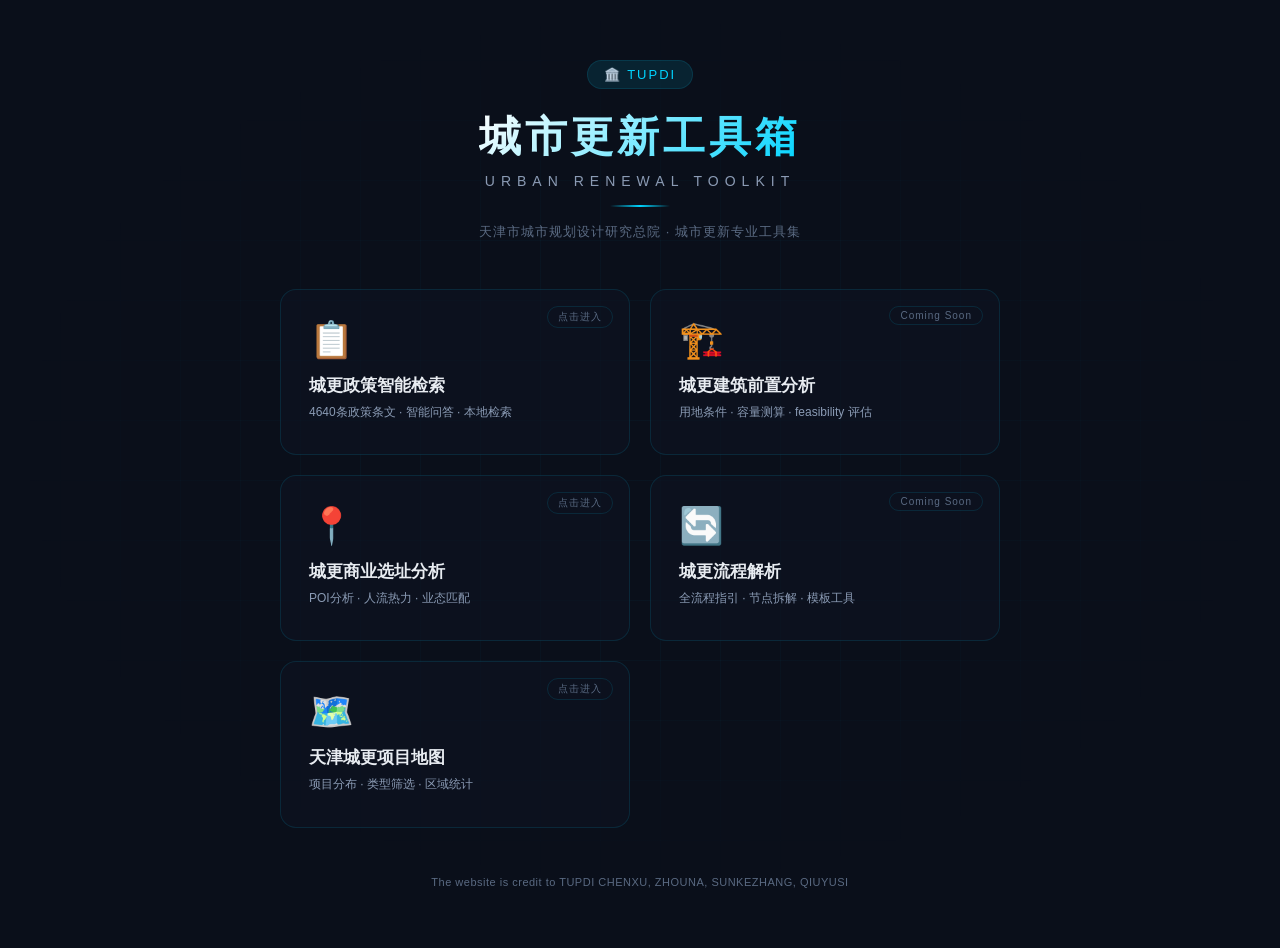
<file: index.html>
<!DOCTYPE html>
<html lang="zh-CN">
<head>
    <meta charset="UTF-8">
    <meta name="viewport" content="width=device-width, initial-scale=1.0">
    <title>TUPDI 城市更新工具箱</title>
    <link rel="stylesheet" href="css/landing.css">
</head>
<body>
    <!-- 光标跟随发光 -->
    <div id="cursor-glow"></div>
    
    <!-- 背景网格 -->
    <div class="bg-grid"></div>

    <main class="landing-main">
        <!-- 标题区 -->
        <div class="landing-hero">
            <div class="hero-badge">🏛️ TUPDI</div>
            <h1 class="hero-title">城市更新工具箱</h1>
            <p class="hero-sub">Urban Renewal Toolkit</p>
            <div class="hero-line"></div>
            <p class="hero-desc">天津市城市规划设计研究总院 · 城市更新专业工具集</p>
        </div>

        <!-- 工具卡片区 -->
        <div class="tools-grid">
            <!-- 卡片1：政策智能检索 -->
            <a href="search.html" class="tool-card" data-tilt>
                <div class="card-icon">📋</div>
                <div class="card-content">
                    <h3>城更政策智能检索</h3>
                    <p>4640条政策条文 · 智能问答 · 本地检索</p>
                </div>
                <div class="card-badge active">点击进入</div>
                <div class="card-glow"></div>
            </a>

            <!-- 卡片2：建筑前置分析 -->
            <div class="tool-card disabled" data-tilt>
                <div class="card-icon">🏗️</div>
                <div class="card-content">
                    <h3>城更建筑前置分析</h3>
                    <p>用地条件 · 容量测算 ·  feasibility 评估</p>
                </div>
                <div class="card-badge">Coming Soon</div>
                <div class="card-glow"></div>
            </div>

            <!-- 卡片3：商业选址分析 -->
            <a href="https://datastudio7.github.io/site-analyzer/" class="tool-card" data-tilt target="_blank">
                <div class="card-icon">📍</div>
                <div class="card-content">
                    <h3>城更商业选址分析</h3>
                    <p>POI分析 · 人流热力 · 业态匹配</p>
                </div>
                <div class="card-badge active">点击进入</div>
                <div class="card-glow"></div>
            </a>

            <!-- 卡片4：流程解析 -->
            <div class="tool-card disabled" data-tilt>
                <div class="card-icon">🔄</div>
                <div class="card-content">
                    <h3>城更流程解析</h3>
                    <p>全流程指引 · 节点拆解 · 模板工具</p>
                </div>
                <div class="card-badge">Coming Soon</div>
                <div class="card-glow"></div>
            </div>

            <!-- 卡片5：天津城更项目地图 -->
            <a href="tj-urban-renewal-map.html" class="tool-card" data-tilt>
                <div class="card-icon">🗺️</div>
                <div class="card-content">
                    <h3>天津城更项目地图</h3>
                    <p>项目分布 · 类型筛选 · 区域统计</p>
                </div>
                <div class="card-badge active">点击进入</div>
                <div class="card-glow"></div>
            </a>
        </div>

        <!-- 底部信息 -->
        <footer class="landing-footer">
            <p>The website is credit to TUPDI CHENXU, ZHOUNA, SUNKEZHANG, QIUYUSI</p>
        </footer>
    </main>

    <script src="js/landing.js"></script>
</body>
</html>
</file>
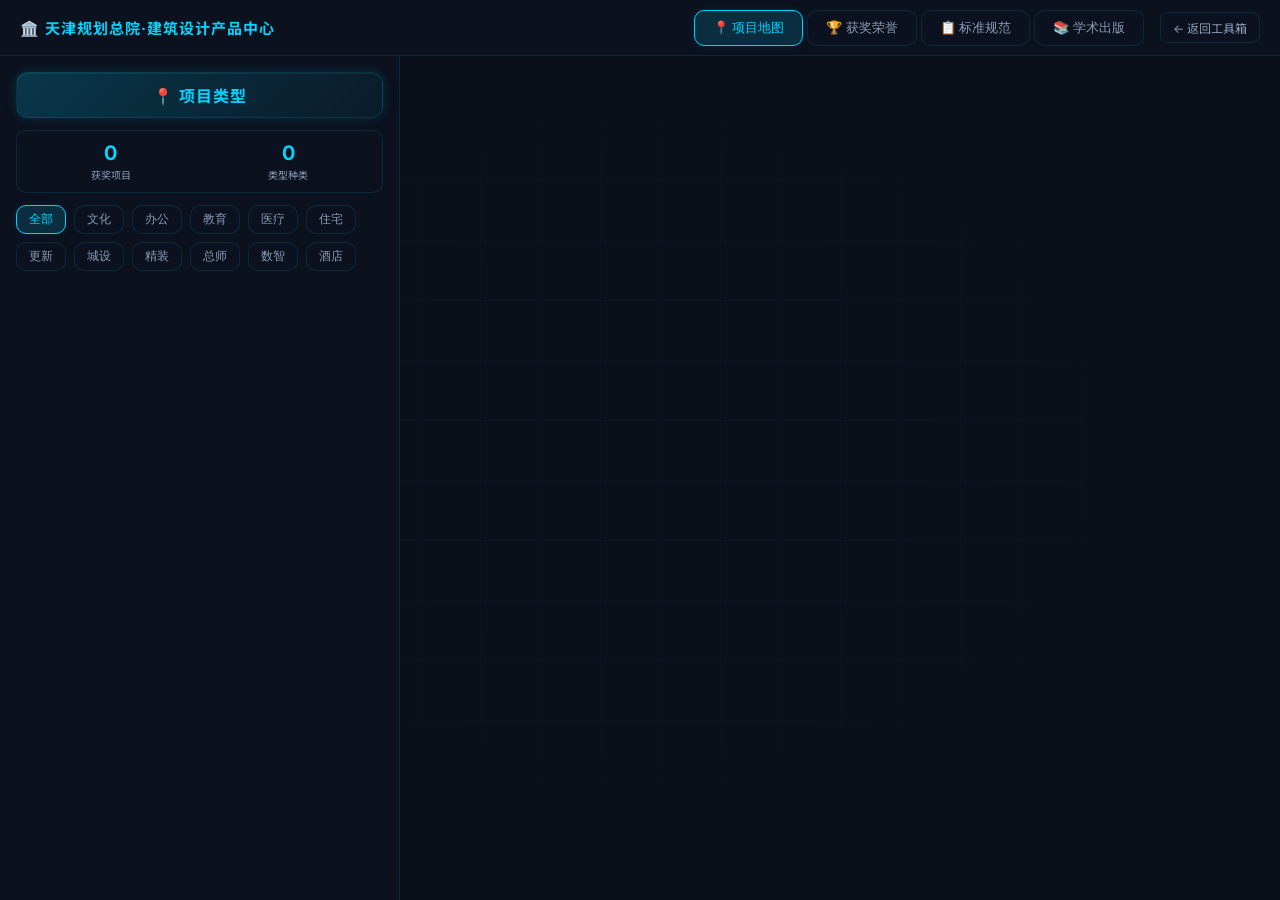
<file: tj-building-projects-map.html>
<!DOCTYPE html>
<html lang="zh-CN">
<head>
<meta charset="utf-8">
<meta name="viewport" content="width=device-width, initial-scale=1.0">
<link rel="preconnect" href="https://fonts.googleapis.com">
<link href="https://fonts.googleapis.com/css2?family=Inter:wght@300;400;500;600;700&family=Noto+Sans+SC:wght@300;400;500;600;700&display=swap" rel="stylesheet">
<title>天津规划总院·建筑设计产品中心 - 宣传展示</title>
<script src="https://webapi.amap.com/maps?v=2.0&key=b0dd6ddde6f0130c89dea8f8b20f93fa"></script>
<style>
:root {
    --bg: #0a0f1a;
    --bg-card: rgba(13,19,33,0.7);
    --text: #e8ecf1;
    --text-secondary: #8b9bb4;
    --text-muted: #5a6a85;
    --accent: #00d4ff;
    --border: rgba(0,212,255,0.12);
    --font: 'Inter','Noto Sans SC',-apple-system,sans-serif;
    --radius: 16px;
}
*{margin:0;padding:0;box-sizing:border-box}
body {
    display:flex;
    height:100vh;
    font-family:var(--font);
    background:var(--bg);
    overflow:hidden;
    color:var(--text);
    position:relative;
}
body::before {
    content:'';
    position:fixed;
    inset:0;
    z-index:0;
    pointer-events:none;
    background-image:
        linear-gradient(rgba(0,212,255,0.03) 1px, transparent 1px),
        linear-gradient(90deg, rgba(0,212,255,0.03) 1px, transparent 1px);
    background-size:60px 60px;
    mask-image:radial-gradient(ellipse at center, black 30%, transparent 70%);
    -webkit-mask-image:radial-gradient(ellipse at center, black 30%, transparent 70%);
}

/* 顶部导航 */
.top-nav {
    position:fixed;
    top:0;left:0;right:0;
    height:56px;
    background:var(--bg-card);
    border-bottom:1px solid var(--border);
    backdrop-filter:blur(12px);
    z-index:100;
    display:flex;
    align-items:center;
    padding:0 20px;
    gap:16px;
}
.nav-brand {
    font-size:15px;
    font-weight:700;
    color:var(--accent);
    letter-spacing:1px;
    margin-right:auto;
    white-space:nowrap;
}
.nav-tabs {
    display:flex;
    gap:4px;
}
.nav-tab {
    padding:8px 18px;
    border:1px solid var(--border);
    background:rgba(13,19,33,0.5);
    border-radius:10px;
    cursor:pointer;
    font-size:13px;
    color:var(--text-secondary);
    transition:all 0.3s;
}
.nav-tab:hover, .nav-tab.active {
    background:rgba(0,212,255,0.15);
    color:var(--accent);
    border-color:var(--accent);
    box-shadow:0 0 8px rgba(0,212,255,0.1);
}
.back-link {
    display:inline-flex;
    align-items:center;
    gap:6px;
    color:var(--text-secondary);
    font-size:12px;
    text-decoration:none;
    padding:6px 12px;
    border-radius:8px;
    border:1px solid var(--border);
    background:rgba(13,19,33,0.5);
    transition:all 0.3s;
}
.back-link:hover {
    color:var(--accent);
    border-color:var(--accent);
}

/* 主内容区 */
.main-content {
    flex:1;
    margin-top:56px;
    display:flex;
    position:relative;
    z-index:1;
    overflow:hidden;
}
.page {
    display:none;
    width:100%;
    height:100%;
}
.page.active {
    display:flex;
}

/* 左侧面板 */
.sidebar {
    width:400px;
    padding:16px;
    background:var(--bg-card);
    border-right:1px solid var(--border);
    backdrop-filter:blur(12px);
    display:flex;
    flex-direction:column;
    gap:12px;
    overflow-y:auto;
    position:relative;
    z-index:1;
}
.sidebar::-webkit-scrollbar{width:4px}
.sidebar::-webkit-scrollbar-track{background:transparent}
.sidebar::-webkit-scrollbar-thumb{background:var(--border);border-radius:4px}
.sidebar::-webkit-scrollbar-thumb:hover{background:var(--accent)}

/* 通用内容面板 */
.content-panel {
    flex:1;
    padding:24px 32px;
    overflow-y:auto;
    background:var(--bg);
}
.content-panel::-webkit-scrollbar{width:6px}
.content-panel::-webkit-scrollbar-track{background:transparent}
.content-panel::-webkit-scrollbar-thumb{background:var(--border);border-radius:4px}

.header {
    padding:10px 14px;
    background:linear-gradient(135deg, rgba(0,212,255,0.2) 0%, rgba(0,212,255,0.05) 100%);
    color:var(--accent);
    border-radius:12px;
    text-align:center;
    box-shadow:0 0 12px rgba(0,212,255,0.15), inset 0 1px 0 rgba(255,255,255,0.05);
    letter-spacing:1px;
    border:1px solid var(--border);
    font-weight:700;
    font-size:16px;
}

.stats-bar {
    display:flex;
    gap:10px;
    padding:10px;
    background:rgba(13,19,33,0.5);
    border-radius:10px;
    border:1px solid var(--border);
}
.stat-item {
    flex:1;
    text-align:center;
}
.stat-num {
    font-size:20px;
    font-weight:bold;
    color:var(--accent);
}
.stat-label {
    font-size:10px;
    color:var(--text-secondary);
    margin-top:2px;
}

.filter-bar {
    display:flex;
    gap:8px;
    flex-wrap:wrap;
}
.filter-btn {
    padding:5px 12px;
    border:1px solid var(--border);
    background:rgba(13,19,33,0.5);
    border-radius:10px;
    cursor:pointer;
    font-size:12px;
    color:var(--text-secondary);
    transition:all 0.3s;
}
.filter-btn:hover, .filter-btn.active {
    background:rgba(0,212,255,0.15);
    color:var(--accent);
    border-color:var(--accent);
    box-shadow:0 0 8px rgba(0,212,255,0.1);
}

.project-list {
    display:flex;
    flex-direction:column;
    gap:6px;
}

.category-group {
    border-radius:10px;
    border:1px solid var(--border);
    overflow:hidden;
    background:rgba(13,19,33,0.3);
}
.category-header {
    display:flex;
    align-items:center;
    justify-content:space-between;
    padding:10px 12px;
    cursor:pointer;
    background:rgba(13,19,33,0.5);
    transition:all 0.3s;
    user-select:none;
}
.category-header:hover {
    background:rgba(0,212,255,0.08);
}
.category-header.active {
    background:rgba(0,212,255,0.1);
    border-bottom:1px solid var(--border);
}
.category-title {
    font-size:13px;
    font-weight:600;
    color:var(--text);
    display:flex;
    align-items:center;
    gap:6px;
}
.category-count {
    font-size:11px;
    color:var(--text-muted);
    font-weight:400;
}
.category-arrow {
    font-size:11px;
    color:var(--text-muted);
    transition:transform 0.3s;
}
.category-arrow.expanded {
    transform:rotate(90deg);
    color:var(--accent);
}
.category-content {
    display:none;
    padding:8px;
    flex-direction:column;
    gap:6px;
}
.category-content.expanded {
    display:flex;
}

.project-card {
    padding:10px 12px;
    background:rgba(13,19,33,0.5);
    border-radius:10px;
    border:1px solid var(--border);
    cursor:pointer;
    transition:all 0.3s;
}
.project-card:hover {
    border-color:var(--accent);
    box-shadow:0 0 12px rgba(0,212,255,0.08);
}
.project-card.active {
    border-color:var(--accent);
    background:rgba(0,212,255,0.1);
}
.project-name {
    font-size:13px;
    font-weight:600;
    color:var(--text);
    margin-bottom:3px;
}
.project-meta {
    font-size:11px;
    color:var(--text-secondary);
    line-height:1.5;
}
.project-desc {
    font-size:11px;
    color:var(--text-muted);
    line-height:1.5;
    margin-top:4px;
    max-height:3.2em;
    overflow:hidden;
    text-overflow:ellipsis;
    display:-webkit-box;
    -webkit-line-clamp:2;
    -webkit-box-orient:vertical;
}
.award-row {
    margin-top:6px;
    display:flex;
    flex-wrap:wrap;
    gap:4px;
}
.award-tag {
    display:inline-block;
    padding:2px 8px;
    border-radius:4px;
    font-size:10px;
}
.award-gold {
    background:rgba(255,215,0,0.15);
    color:#ffd700;
    border:1px solid rgba(255,215,0,0.3);
}
.award-silver {
    background:rgba(192,192,192,0.15);
    color:#c0c0c0;
    border:1px solid rgba(192,192,192,0.3);
}
.award-national {
    background:rgba(0,212,255,0.15);
    color:var(--accent);
    border:1px solid rgba(0,212,255,0.3);
}
.project-tag {
    display:inline-block;
    padding:2px 8px;
    border-radius:4px;
    font-size:10px;
    margin-top:6px;
    margin-right:4px;
}
.tag-cultural {
    background:rgba(235,47,150,0.15);
    color:#eb2f96;
    border:1px solid rgba(235,47,150,0.3);
}
.tag-public {
    background:rgba(0,212,255,0.15);
    color:var(--accent);
    border:1px solid rgba(0,212,255,0.3);
}
.tag-residential {
    background:rgba(82,196,26,0.15);
    color:#52c41a;
    border:1px solid rgba(82,196,26,0.3);
}
.tag-commercial {
    background:rgba(250,140,22,0.15);
    color:#fa8c16;
    border:1px solid rgba(250,140,22,0.3);
}
.tag-medical {
    background:rgba(255,68,68,0.15);
    color:#ff4444;
    border:1px solid rgba(255,68,68,0.3);
}

#map {
    flex:1;
    position:relative;
    z-index:1;
}

.info-window {
    padding:8px;
    min-width:240px;
}
.info-title {
    font-size:14px;
    font-weight:bold;
    color:#333;
    margin-bottom:6px;
    border-bottom:1px solid #eee;
    padding-bottom:4px;
}
.info-row {
    font-size:12px;
    color:#666;
    line-height:1.8;
}
.info-row span {
    color:#999;
}
.info-awards {
    margin-top:6px;
    padding-top:6px;
    border-top:1px solid #eee;
}

/* 奖项页面 */
.awards-page {
    display:grid;
    grid-template-columns:280px 1fr;
    gap:20px;
    height:100%;
}
.awards-sidebar {
    padding:16px;
    background:var(--bg-card);
    border-right:1px solid var(--border);
    overflow-y:auto;
}
.awards-content {
    padding:24px;
    overflow-y:auto;
}
.award-year-group {
    margin-bottom:20px;
}
.award-year-header {
    font-size:18px;
    font-weight:700;
    color:var(--accent);
    margin-bottom:12px;
    padding-bottom:8px;
    border-bottom:1px solid var(--border);
}
.award-card {
    padding:14px 16px;
    background:var(--bg-card);
    border:1px solid var(--border);
    border-radius:10px;
    margin-bottom:10px;
    transition:all 0.3s;
}
.award-card:hover {
    border-color:var(--accent);
    box-shadow:0 0 12px rgba(0,212,255,0.08);
}
.award-card-title {
    font-size:14px;
    font-weight:600;
    color:var(--text);
    margin-bottom:6px;
}
.award-card-meta {
    font-size:12px;
    color:var(--text-secondary);
    line-height:1.6;
}
.award-level-badge {
    display:inline-block;
    padding:2px 10px;
    border-radius:4px;
    font-size:11px;
    margin-right:6px;
    font-weight:500;
}
.level-national {
    background:rgba(255,215,0,0.15);
    color:#ffd700;
    border:1px solid rgba(255,215,0,0.3);
}
.level-provincial {
    background:rgba(0,212,255,0.15);
    color:var(--accent);
    border:1px solid rgba(0,212,255,0.3);
}
.level-municipal {
    background:rgba(82,196,26,0.15);
    color:#52c41a;
    border:1px solid rgba(82,196,26,0.3);
}
.level-other {
    background:rgba(138,43,226,0.15);
    color:#a855f7;
    border:1px solid rgba(138,43,226,0.3);
}

/* 标准和出版页面 */
.std-grid {
    display:grid;
    grid-template-columns:repeat(auto-fill, minmax(320px, 1fr));
    gap:16px;
    padding:8px 0;
}
.std-card {
    padding:16px;
    background:var(--bg-card);
    border:1px solid var(--border);
    border-radius:12px;
    transition:all 0.3s;
}
.std-card:hover {
    border-color:var(--accent);
    box-shadow:0 0 12px rgba(0,212,255,0.08);
}
.std-card-type {
    font-size:11px;
    color:var(--accent);
    margin-bottom:6px;
    text-transform:uppercase;
    letter-spacing:1px;
}
.std-card-title {
    font-size:14px;
    font-weight:600;
    color:var(--text);
    margin-bottom:8px;
}
.std-card-meta {
    font-size:12px;
    color:var(--text-secondary);
    line-height:1.6;
}
.std-card-code {
    font-family:monospace;
    background:rgba(0,212,255,0.08);
    padding:2px 8px;
    border-radius:4px;
    font-size:11px;
    color:var(--accent);
    margin-top:8px;
    display:inline-block;
}

.book-card {
    display:flex;
    gap:16px;
    padding:16px;
    background:var(--bg-card);
    border:1px solid var(--border);
    border-radius:12px;
    margin-bottom:12px;
    transition:all 0.3s;
}
.book-card:hover {
    border-color:var(--accent);
    box-shadow:0 0 12px rgba(0,212,255,0.08);
}
.book-cover {
    width:80px;
    height:110px;
    background:linear-gradient(135deg, rgba(0,212,255,0.2), rgba(0,212,255,0.05));
    border-radius:8px;
    display:flex;
    align-items:center;
    justify-content:center;
    font-size:28px;
    flex-shrink:0;
    border:1px solid var(--border);
}
.book-info {
    flex:1;
}
.book-title {
    font-size:15px;
    font-weight:600;
    color:var(--text);
    margin-bottom:6px;
}
.book-meta {
    font-size:12px;
    color:var(--text-secondary);
    line-height:1.7;
}
.book-desc {
    font-size:12px;
    color:var(--text-muted);
    line-height:1.6;
    margin-top:6px;
}

.page-title {
    font-size:22px;
    font-weight:700;
    color:var(--text);
    margin-bottom:20px;
    padding-bottom:12px;
    border-bottom:1px solid var(--border);
}

.sub-filter {
    display:flex;
    gap:8px;
    margin-bottom:16px;
    flex-wrap:wrap;
}
.sub-filter-btn {
    padding:4px 12px;
    border:1px solid var(--border);
    background:rgba(13,19,33,0.5);
    border-radius:8px;
    cursor:pointer;
    font-size:12px;
    color:var(--text-secondary);
    transition:all 0.3s;
}
.sub-filter-btn:hover, .sub-filter-btn.active {
    background:rgba(0,212,255,0.15);
    color:var(--accent);
    border-color:var(--accent);
}

.summary-cards {
    display:grid;
    grid-template-columns:repeat(auto-fill, minmax(180px, 1fr));
    gap:12px;
    margin-bottom:24px;
}
.summary-card {
    padding:16px;
    background:var(--bg-card);
    border:1px solid var(--border);
    border-radius:12px;
    text-align:center;
}
.summary-num {
    font-size:28px;
    font-weight:bold;
    color:var(--accent);
}
.summary-label {
    font-size:12px;
    color:var(--text-secondary);
    margin-top:4px;
}
</style>
    <link rel="stylesheet" href="css/mobile-responsive.css">
</head>
<body>

<!-- 顶部导航 -->
<div class="top-nav">
    <div class="nav-brand">🏛️ 天津规划总院·建筑设计产品中心</div>
    <div class="nav-tabs">
        <button class="nav-tab active" onclick="switchPage('map')">📍 项目地图</button>
        <button class="nav-tab" onclick="switchPage('awards')">🏆 获奖荣誉</button>
        <button class="nav-tab" onclick="switchPage('standards')">📋 标准规范</button>
        <button class="nav-tab" onclick="switchPage('books')">📚 学术出版</button>
    </div>
    <a href="index.html" class="back-link">← 返回工具箱</a>
</div>

<!-- 主内容 -->
<div class="main-content">

    <!-- 项目地图页 -->
    <div class="page active" id="page-map">
        <div class="sidebar">
            <div class="header">📍 项目类型</div>
            <div class="stats-bar">
                <div class="stat-item">
                    <div class="stat-num" id="statAwards">0</div>
                    <div class="stat-label">获奖项目</div>
                </div>
                <div class="stat-item">
                    <div class="stat-num" id="statTypes">0</div>
                    <div class="stat-label">类型种类</div>
                </div>
            </div>
            <div class="filter-bar">
                <button class="filter-btn active" data-filter="all" onclick="filterProjects('all')">全部</button>
                <button class="filter-btn" data-filter="文化建筑" onclick="filterProjects('文化建筑')">文化</button>
                <button class="filter-btn" data-filter="办公建筑" onclick="filterProjects('办公建筑')">办公</button>
                <button class="filter-btn" data-filter="教育建筑" onclick="filterProjects('教育建筑')">教育</button>
                <button class="filter-btn" data-filter="医疗建筑" onclick="filterProjects('医疗建筑')">医疗</button>
                <button class="filter-btn" data-filter="住宅公寓" onclick="filterProjects('住宅公寓')">住宅</button>
                <button class="filter-btn" data-filter="更新改造" onclick="filterProjects('更新改造')">更新</button>
                <button class="filter-btn" data-filter="城市设计" onclick="filterProjects('城市设计')">城设</button>
                <button class="filter-btn" data-filter="室内精装" onclick="filterProjects('室内精装')">精装</button>
                <button class="filter-btn" data-filter="总师团队" onclick="filterProjects('总师团队')">总师</button>
                <button class="filter-btn" data-filter="数智平台" onclick="filterProjects('数智平台')">数智</button>
                <button class="filter-btn" data-filter="酒店建筑" onclick="filterProjects('酒店建筑')">酒店</button>
            </div>
            <div class="project-list" id="projectList"></div>
        </div>
        <div id="map"></div>
    </div>

    <!-- 获奖荣誉页 -->
    <div class="page" id="page-awards">
        <div class="awards-sidebar">
            <div class="header">🏆 获奖统计</div>
            <div class="stats-bar" style="flex-direction:column;gap:8px;">
                <div class="stat-item">
                    <div class="stat-num" id="awardTotal">0</div>
                    <div class="stat-label">获奖总数</div>
                </div>
                <div class="stat-item">
                    <div class="stat-num" id="awardNational">0</div>
                    <div class="stat-label">国家级</div>
                </div>
                <div class="stat-item">
                    <div class="stat-num" id="awardProvincial">0</div>
                    <div class="stat-label">省部级</div>
                </div>
            </div>
            <div class="sub-filter" style="flex-direction:column;gap:6px;margin-top:12px;">
                <button class="sub-filter-btn active" onclick="filterAwards('all')">全部奖项</button>
                <button class="sub-filter-btn" onclick="filterAwards('国家级')">国家级</button>
                <button class="sub-filter-btn" onclick="filterAwards('省部级')">省部级</button>
                <button class="sub-filter-btn" onclick="filterAwards('市级')">市级</button>
                <button class="sub-filter-btn" onclick="filterAwards('行业')">行业</button>
            </div>
        </div>
        <div class="awards-content" id="awardsContent"></div>
    </div>

    <!-- 标准规范页 -->
    <div class="page" id="page-standards">
        <div class="content-panel">
            <div class="page-title">📋 标准 / 规范 / 图集</div>
            <div class="summary-cards" id="stdSummary"></div>
            <div class="sub-filter">
                <button class="sub-filter-btn active" onclick="filterStandards('all')">全部</button>
                <button class="sub-filter-btn" onclick="filterStandards('标准')">标准</button>
                <button class="sub-filter-btn" onclick="filterStandards('规范')">规范</button>
                <button class="sub-filter-btn" onclick="filterStandards('图集')">图集</button>
                <button class="sub-filter-btn" onclick="filterStandards('导则')">导则</button>
            </div>
            <div class="std-grid" id="stdGrid"></div>
        </div>
    </div>

    <!-- 学术出版页 -->
    <div class="page" id="page-books">
        <div class="content-panel">
            <div class="page-title">📚 书刊 / 出版物（赵春水 著作·译作）</div>
            <div class="summary-cards" id="bookSummary"></div>
            <div id="bookList"></div>
        </div>
    </div>

</div>

<script>
// ====== 数据 ======
const projects = [{"id": 1, "name": "天津图书馆", "type": "文化建筑", "district": "天津", "location": "天津", "year": "2012", "partner": "山本理显设计工场（日本）", "desc": "天津图书馆藏书量600万册，日读者流量达5000~8000人次。图书馆总建筑面积54812平方米，建筑占地面积36700平方米，地下1层建筑面积11874平方米，为书库和设备用房，地上5层建筑面积42938平方米，为阅览和办公用房。建筑总高30米，地上采用钢框架支撑与复杂空间桁架相融合的结构体系，地下采用型钢混凝土框架剪力墙结构。天津图书馆是集文献信息资源收集、整理、储存、研究与服务等功能为一体的综合性大型公共图书馆，反应了天津城市建筑艺术、科学技术和文化发展的先进水平。", "awards": ["全国优秀工程勘察设计奖建筑工程一等奖", "中国土木工程詹天佑大奖", "海河杯天津市优秀勘察设计特别奖"], "tagClass": "tag-cultural", "lng": 117.155, "lat": 39.11}, {"id": 2, "name": "滨海图书馆", "type": "文化建筑", "district": "天津", "location": "天津", "year": "2017", "partner": "MVRDV建筑师事务所（荷兰）", "desc": "滨海图书馆坐落于滨海文化中心（一期）的东侧，是滨海文化中心项目中与市民生活关系最紧密的公共建筑之一。滨海图书馆总建筑面积33700平方米，地上5层，地下1层，设计藏书量135万册，设置阅览席位1500个，具有国际一流的数字媒体阅检和实体书籍借阅功能。它是超越类型学重新定义建筑公共空间的现象级图书馆。", "awards": ["全国优秀工程勘察设计奖优秀（公共）建筑设计一等奖", "海河杯天津市优秀勘察设计一等奖"], "tagClass": "tag-cultural", "lng": 117.125, "lat": 39.1}, {"id": 3, "name": "滨海科技馆", "type": "文化建筑", "district": "天津", "location": "天津", "year": "2019", "partner": "伯纳德·屈米建筑师事务所（美国）", "desc": "滨海科技馆坐落于滨海文化中心（一期）东北侧，场馆东侧为紫云公园，南侧为滨海图书馆，文化长廊围绕科技馆的南侧和西侧，建筑面积为32730平方米，地上4层，地下1层。科技馆重点展示我国智能化高科技发展趋势，是场地记忆与空间创造相得益彰的历史发生器。", "awards": ["全国优秀工程勘察设计奖优秀（公共）建筑设计一等奖", "海河杯天津市优秀勘察设计一等奖"], "tagClass": "tag-cultural", "lng": 117.11, "lat": 39.1}, {"id": 4, "name": "济宁文化馆", "type": "文化建筑", "district": "山东", "location": "山东", "year": "2019", "partner": "—", "desc": "济宁文化馆位于太白湖东侧文化中心的北端，总建筑面积26749平方米，地下1层，地上5层。它是集群众艺术活动、培训、制作、展示，以及服务功能于一体的活动场所。建筑立意源自《论语》游于艺，是一个尝试以多意叙事的空间体验，向人们传递游于艺现代意义的创意建筑。", "awards": ["中国钢结构金奖工程一等奖", "海河杯天津市优秀勘察设计建筑工程公建一等奖", "海河杯天津市优秀勘察设计建筑装饰设计一等奖", "BIM·CIM应用成熟度创新大赛优秀奖"], "tagClass": "tag-cultural", "lng": 116.37, "lat": 35.43}, {"id": 5, "name": "泰安道丽思卡尔顿酒店", "type": "酒店建筑", "district": "天津", "location": "天津", "year": "2014", "partner": "—", "desc": "建筑设计在材料上选用了最符合泰安道地区特色的，相对廉价的建筑材料--外檐装饰砖；在工艺技术上使用相对简易传统纯手工砌筑方式，以匠人之手营造出怡人尺度的建筑细节，充分挖掘和发扬天津多种传统建造工艺，营造出富含天津历史情感的建筑环境。本项目为天津市泰安道五大院工程项目之一，坐落于城市中心区的核心地带，位于以英式风貌建筑为主的泰安道历史文化街区。通过街区更新建设，形成新老建筑围合而成的独立院落空间，并与城市环境保持一定程度的联通。规划用地面积1.75公顷，总建筑面积98215平方米，其中地上建筑面积69000平方米，地下建筑面积29215平方米。它是一座历史文化街区通过有机更新重新焕发活力的标志性建筑。", "awards": ["中国建设工程鲁班奖", "海河杯天津市优秀勘察设计一等奖", "海河杯天津市优秀勘察设计二等奖"], "tagClass": "tag-commercial", "lng": 117.125, "lat": 39.12}, {"id": 6, "name": "泰安道二号院", "type": "办公建筑", "district": "天津", "location": "天津", "year": "2014", "partner": "—", "desc": "泰安道二号院为天津市泰安道五大院工程项目之一，地上建筑面积为18519平方米，项目新建建筑1~2层功能以高级餐饮为主，专为区域商旅人士提供高端的洽淡空间；3层以上为跨国企业总部。保护建筑分别为历史主题和设计主题精品酒店。二号院的整体院落为对应商务人士提供全链条综合服务片区。新建建筑与保留建筑围合营造出一个空间完整、相对独立、又与周边环境相互渗透的院落空间，为市民们提供一个休闲交流的公共场所，同时院内空间可作为商业展示或文化交流场所使用。", "awards": ["海河杯天津市优秀勘察设计二等奖"], "tagClass": "tag-public", "lng": 117.155, "lat": 39.1}, {"id": 7, "name": "天津规划总院科研楼", "type": "办公建筑", "district": "天津", "location": "天津", "year": "2020", "partner": "—", "desc": "天津市城市规划设计研究总院科研楼，占地1.2公顷，建筑规模36000平方米，地上20层，地下2层。科研楼的使用功能主要包括科研用房、会议及职工食堂，以及配套使用的机动车停车库及设备用房。该项目获得住建部三星级绿色建筑设计标识认证。", "awards": ["海河杯天津市优秀勘察设计二等奖（专项工程组）"], "tagClass": "tag-public", "lng": 117.2, "lat": 39.09}, {"id": 8, "name": "经纬恒润天津研发中心", "type": "办公建筑", "district": "天津", "location": "天津", "year": "2023", "partner": "—", "desc": "经纬恒润天津研发中心建设项目主要为研发中心与综合办公楼，主要建设包括研发、测试、试验、综合办公以及相关的配套服务设施等，以及部分商业及配套设施。本项目位于西青区张家窝镇南站科技商务区1-5号地块，其中一期占地面积为1.98万m²，建筑面积为7.32万m²。本项目定位是打造国际一流的智慧型高品质办公楼与研发中心，为终端用户提供优质服务。为使用者提供周全、便捷的人性化服务。力求营造典雅舒适、安全便捷、尺度宜人别具特色的场所空间与可持续发展的办公与研发环境。与此同时，保留一定的空间灵活性，满足多方面的使用需求。", "awards": ["天津市优秀工程勘察设计一等成果", "海尔智慧楼宇天津市绿色设计大赛优秀成果"], "tagClass": "tag-public", "lng": 117.155, "lat": 39.09}, {"id": 9, "name": "天津四中", "type": "教育建筑", "district": "天津", "location": "天津", "year": "2018", "partner": "RASS事务所（德国）", "desc": "天津市第四中学新址位于天津市文化中心东南部，建筑面积57638平方米，设计班额为36个初中班，36个高中班，8个国际班，服务学生4000人，项目早在节点条件下的极限设计，更是一次营造特色教育环境的探索。在周边规划尚未明确的条件下，以功能复合、空间集约、形态连续建筑特色成为区域价值的重要载体。", "awards": ["海河杯天津市优秀勘察设计一等奖"], "tagClass": "tag-public", "lng": 117.125, "lat": 39.1}, {"id": 10, "name": "王稳庄中学", "type": "教育建筑", "district": "天津", "location": "天津", "year": "2021", "partner": "—", "desc": "王稳庄中学迁建工程项目规划可用地面积4.27公顷，可容纳48个教学班，总建筑面积3.56万平米，设计以人为本，一切以服务师生的学习、工作和生活为出发点。方案将功能统一考虑，集约设计，通过水平和垂直交通系统将传统校园布局中分散的各功能单元紧密联系起来，形成布局紧凑、使用高效、充满活力的立体化教育综合体。设计着重强调与装配施工、绿色钢构、地源热泵、雨水回收、透水路面、屋顶绿化等技术手段的结合，力争打造低碳绿色的生态校园。", "awards": ["海河杯天津市优秀勘察设计二等奖"], "tagClass": "tag-public", "lng": 117.11, "lat": 39.12}, {"id": 11, "name": "新建天津青年职业学院", "type": "教育建筑", "district": "天津", "location": "天津", "year": "2014", "partner": "—", "desc": "新遡榫建天津青年职业学院位于海河职业教育园区二期建设范围内，新校区总用地面积27.6公顷，一期建设面积7.46万平方米。校区分为南北两个区域，南区主要为公共教学区，包括行政办公楼、实训楼、教学楼和训练馆;北区主要是学生生活区，包括食堂、学生宿舍、学生公寓、配套服务楼、体育运动场地。2018年6月，天津青年职业学院整建制转入天津职业大学，现为天津职业大学海河园校区。", "awards": ["海河杯天津市优秀勘察设计一等奖"], "tagClass": "tag-public", "lng": 117.11, "lat": 39.1}, {"id": 12, "name": "天津市人民医院", "type": "医疗建筑", "district": "天津", "location": "天津", "year": "2024", "partner": "—", "desc": "天津市人民医院是集医疗、科研、教学及康复为一体的现代化大型三级甲等综合医院，也是天津市五大区域医疗中心之一。扩建三期急救综合楼项目，总建筑面积43200㎡，其中地上25500㎡、地下17700㎡，地上5层、地下2层，设7个病区、354个床位。项目在医院原有两期基础上整合资源、重组急救功能，由十三个独立清晰的功能模块组成，通过公共空间与医疗街联动，秉持人文关怀理念优化就医流程，构建安全健康高效的医疗环境。扩建三期住院楼项目，总建筑面积54256㎡，其中地上34862㎡、地下19394㎡，地上16层、地下3层，600个床位，是国家十四五规划重大工程及第一批国家紧急医学救援基地，也是医院存量更新、功能升级的核心项目。项目整合原有院区资源，完善住院诊疗功能，以平疫协同、疗愈共生、科技赋能为核心理念，融入智慧技术与人文设计，构建优质医疗环境，为存量院区更新提供可复制范本。", "awards": ["天津市优秀工程勘察设计一等成果", "人文医疗建筑奖-全国优秀建筑设计奖", "海河杯天津市优秀勘察设计二等奖", "第十四届“创新杯”建筑信息模型应用大赛医疗建筑BIM应用三等奖", "国家紧急医学救援基地项目公建类三等奖"], "tagClass": "tag-medical", "lng": 117.125, "lat": 39.09}, {"id": 13, "name": "南开医院中西医结合临床中心", "type": "医疗建筑", "district": "天津", "location": "天津", "year": "2025", "partner": "—", "desc": "天津市南开医院中西医结合临床中心建设项目，为国家级中西医协同旗舰医院工程，也是天津市2025年民心工程重点项目。项目总建筑面积4.32万平方米，包含改造面积2.76万平方米、新建面积1.56万平方米。项目创新采用一廊连两院、三廊全贯通设计，新建空中连廊串联南北院区，完善内部连廊体系，提升医患通行安全与舒适度。同时科学整合医疗布局，南北院区功能互补、资源共享，配套建设名医堂、肿瘤中心、治未病及康复中心等。同步实施建筑风貌重塑、结构加固、机电及消防系统升级。项目开诊后将引入名医团队，全面优化就医条件，服务全市及全国患者。", "awards": [], "tagClass": "tag-medical", "lng": 117.155, "lat": 39.09}, {"id": 14, "name": "济宁公共卫生医疗中心", "type": "医疗建筑", "district": "山东", "location": "山东", "year": "2024", "partner": "—", "desc": "济宁市公共卫生医疗中心项目定位于鲁南地区的区域公共卫生中心，是集临床诊疗、科研教学、应急救援于一体的三级甲等传染病专科医院。项目占地14.05公顷，建筑面积15.81万平方米，规划床位900张。项目秉持朴素、亲和、高效、安全的疗愈设计理念。项目设计特色鲜明，一是采用平战结合模式，构建双医院运行体系，日常分区独立诊疗，疫情时期可快速整体转换救治功能，大幅提升应急收治能力。二是严守院感防控标准，落实三区两通道规划，科学管控气压梯度，通过分级分诊与流线分流设计，全方位筑牢防疫安全防线。三是优化院区空间营造，运用庭院式布局搭配生态景观，打造亲和的疗愈环境，依托模块化设计提质增效，兼顾人文医疗体验与低碳高效运维。", "awards": ["济南市优秀工程勘察设计二等奖"], "tagClass": "tag-medical", "lng": 116.415, "lat": 35.44}, {"id": 15, "name": "新八大里五福里", "type": "住宅公寓", "district": "天津", "location": "天津", "year": "2018", "partner": "—", "desc": "项目为天津市新八大里第五里，该片区位于文化中心地区和天钢柳林地区之间，是联系城市主副中心的发展纽带，区域优势明显。本项目定位为城市高端居住社区。总建筑面积为42.81万平方米，住宅产品类型为小高层住宅和高层住宅。项目为窄路密网、开放街区、复核社区的天津实践，以院落为居住模式，营造社区活动归属感和诗意栖居。", "awards": ["中国土木工程詹天佑奖优秀住宅小区金奖", "海河杯天津市优秀勘察设计一等奖"], "tagClass": "tag-residential", "lng": 117.11, "lat": 39.11}, {"id": 16, "name": "雄安新区容西片区A单元安置房及配套设施", "type": "住宅公寓", "district": "河北", "location": "河北", "year": "2022", "partner": "—", "desc": "项目位于容西片区西北角，为保障性住房，总建筑面积约151.28万㎡，是容西片区先行建设的样板区，2021年2月开工、2022年10月全面交付入住。项目以宜居、智慧、生态为核心理念，建设标准对标商品房，融合绿色建造技术与创新设计，打造新时代高品质居住标杆。项目坚持党建与业务深度融合，以居民需求为核心，严把质量、攻克技术难题，先后斩获多项省级工程、设计类荣誉，收获居民高度认可与多方表彰。", "awards": ["中国土木工程詹天佑奖优秀住宅小区金奖", "天津市优秀工程勘察设计一等成果"], "tagClass": "tag-residential", "lng": 115.9, "lat": 39.01}, {"id": 17, "name": "天津交通旅馆", "type": "更新改造", "district": "天津", "location": "天津", "year": "2023", "partner": "—", "desc": "天津市交通旅馆（和平路243号）项目的设计初衷是将城市更新与盘活存量相结合，赋予文物保护建筑新的使用功能，重振天津最具历史意义的商业街区，使其恢复百年前的辉煌。将传统与科技完美融合，打造出一个既具有现代感又不失地域特色的空间，同时强调内部空间与城市空间的联系。", "awards": ["缪斯设计奖-建筑再生类别-铂金奖", "年度建筑师奖-Winner大奖", "WDA世界设计奖-Winner大奖", "美国建筑大师奖-建筑改造类别-荣誉奖", "法国巴黎DNA设计奖-建筑改造类别-荣誉奖"], "tagClass": "tag-cultural", "lng": 117.095, "lat": 39.1}, {"id": 18, "name": "吉利大厦提升改造", "type": "更新改造", "district": "天津", "location": "天津", "year": "2024", "partner": "—", "desc": "吉利大厦城市更新项目位于天津核心商圈，通过策划·设计·建设·运营一体化模式推动传统商业焕新。项目聚焦业态重构，打造集泛二次元、沉浸式体验、夜生活体验、产业服务于一体的垂直复合体，引入智慧楼宇与数字技术，构建TOD立体慢行系统与双首层空间，有效激活客流并提升商业价值。改造后租金提升180%，日均客流增长300%，成为青年潮流社交新地标，展现了城市更新中业态融合、空间重塑与运营前置的协同优势。", "awards": ["天津市优秀工程勘察设计（城市更新）一等成果"], "tagClass": "tag-cultural", "lng": 117.095, "lat": 39.1}, {"id": 19, "name": "滨海工人文化宫", "type": "更新改造", "district": "天津", "location": "天津", "year": "2025", "partner": "—", "desc": "滨海新区工人文化宫位于滨海新区核心区，交通便捷，总建筑面积约1.7万平方米，由原残疾人综合服务中心改造而来。项目以绿色低碳、高标准建设、突出两性两化、服务产业工人为目标，实施功能重构与性能提升两大策略。功能上，打造集活动、培训、疗休养、住宿于一体的综合空间，优化大厅、智能展厅、文体综合馆、培训宿舍、餐厅及六大主题活动区，完善无障碍设施与室外交通、景观。性能方面，利用空气源热泵系统，搭配数智能源平台实现节能降耗；升级变电站、消防、给排水、照明，实现智能运维降本增效，致力打造低碳节能、服务职工的示范标杆。", "awards": ["海尔智慧楼宇天津市绿色设计大赛优秀成果"], "tagClass": "tag-cultural", "lng": 117.11, "lat": 39.11}, {"id": 20, "name": "华为旗舰店·天津滨江道", "type": "室内精装", "district": "天津", "location": "天津", "year": "2023", "partner": "—", "desc": "（宣传册原文未提供项目描述文字，仅列项目名与奖项）", "awards": ["法国巴黎DNA设计奖-室内零售类别-大奖", "伦敦设计奖-室内类别-金奖", "意大利A'设计大奖-室内类别-银奖", "IDA美国国际设计大奖-室内类别-荣誉奖", "缪斯设计奖-建筑类别-铂金奖", "美国建筑大师奖-荣誉奖", "法国巴黎DNA设计奖-建筑类别-荣誉提名奖", "年度建筑师奖-WINNER大奖", "WDA世界设计奖-WINNER大奖"], "tagClass": "tag-commercial", "lng": 117.14, "lat": 39.13}, {"id": 21, "name": "华为旗舰店·北京王府井", "type": "室内精装", "district": "北京", "location": "北京", "year": "2024", "partner": "—", "desc": "（宣传册原文未提供项目描述文字，仅列项目名与奖项）", "awards": [], "tagClass": "tag-commercial", "lng": 116.445, "lat": 39.88}, {"id": 22, "name": "华为终端展厅", "type": "室内精装", "district": "—", "location": "—", "year": "2025", "partner": "—", "desc": "（宣传册原文未提供项目描述文字，仅列项目名与奖项）", "awards": [], "tagClass": "tag-commercial", "lng": 117.155, "lat": 39.12}, {"id": 23, "name": "文化中心1.0 - 天津文化中心", "type": "城市设计", "district": "天津", "location": "天津", "year": "2012", "partner": "—", "desc": "天津文化中心是天津市委、市政府为适应经济社会快速发展，体现城市发展定位，按照城市总体规划，整合现有文化资源，完善城市文化功能而规划建设的工程，项目于2009年9月开工，2012年3月竣工，同年5月向社会开放。天津文化中心位于天津中心城区南部，毗邻天津行政中心，迎宾馆和大礼堂。本项目占地约90公顷，新建面积92万平方米，地上47万平方米，地下45万平方米，保留建筑8万平方米，合计总建筑面积100万平方米。规划将其于行政中心、接待中心、小白楼商业商务中心共同构建为中心城区的城市主中心，承担综合职能，完善城市文化服务功能，全面提升城市形象，成为一个功能多元、舒适开放的文化活动中心。在最重要的位置建设公共文化设施建筑群，突出了文化性和人民性，使其成为一个为广大群众服务的、生机勃勃的城市中心。", "awards": ["中国土木工程詹天佑大奖", "全国优秀工程勘察设计奖建筑工程一等奖", "全国优秀城乡规划设计一等奖", "海河杯天津市优秀勘察设计特别奖"], "tagClass": "tag-public", "lng": 117.11, "lat": 39.13}, {"id": 24, "name": "文化中心2.0 - 滨海文化中心", "type": "城市设计", "district": "天津", "location": "天津", "year": "2017", "partner": "—", "desc": "滨海文化中心项目选址于滨海新区中心商务区天碱解放路地区，项目规划总用地面积约为92公顷，其中文化建筑区占地约22.5公顷，公园占地约69.5公顷；城市设计形成两区、两廊、两心、三园、三节点的空间结构，长廊串接文化建筑形成文化综合体的布局形式，由南至北形成演艺中心组团、博美图组团和文博组团。滨海文化中心文化场馆总用地面积约为12公顷，总建筑面积约为31万平方米，其中地上建筑面积约为19万平方米，地下建筑面积约为12万平方米。天津市滨海新区文化中心文化场馆部分主要包括滨海科技馆、滨海现代美术馆、滨海图书馆、滨海东方演艺中心、滨海市民活动中心、滨海文化长廊、地下停车场等。滨海文化中心项目2015年3月一期开工，施工期约为22个月，2016年12月竣工，2017年上半年开馆并试运营。滨海新区文化中心是滨海新区核心区开发建设的重点工程，对改善城市形象、提升服务群众水平、形成城市核心竞争力具有重要意义。", "awards": ["全国优秀城乡规划设计奖表扬奖", "天津市优秀城乡规划设计奖二等奖"], "tagClass": "tag-public", "lng": 117.095, "lat": 39.14}, {"id": 25, "name": "文化中心3.0 - 济宁文化中心", "type": "城市设计", "district": "山东", "location": "山东", "year": "2019", "partner": "RASS事务所（德国）", "desc": "济宁文化中心位于济宁市太白湖东岸。设计立足城市的深厚文化特色与基址的环境特征，营造多元开放、活力生态的城市山水客厅。整体基于西文东商的功能格局，用地西侧面向太白湖，从北至南，由动而静依次布置群众艺术馆、图书馆、博物馆、美术馆；在用地东侧，布置业态多样的商业商务建筑。在文化与商业建筑之间，通过一系列逐渐抬高到2层的公园与广场--文化高地公园，强化了与太白湖的视线联系，形成了看得见山，望得见水的城市开放空间。项目占地53.5公顷，总建筑面积48万平方米，于2015年开工建设，2019年一期试运行。", "awards": ["中国土木工程詹天佑大奖", "中国钢结构金奖工程一等奖", "天津市优秀城乡规划设计奖（城市设计）三等奖", "工程建设科学技术奖-科学技术进步奖二等奖", "山东土木建筑科学技术奖（科技进步奖）一等奖"], "tagClass": "tag-public", "lng": 116.415, "lat": 35.46}, {"id": 26, "name": "天津市泰安道地区城市设计", "type": "城市设计", "district": "天津", "location": "天津", "year": "2012", "partner": "天津华汇、博风建筑、大地天方", "desc": "泰安道地区经历了百余年历史的积淀，兼负城市中心区与历史街区的双重属性。规划完整的保留了现状街巷体系，通过降低过境机动车流量，达到改善步行环境的目的。以西方传统的院落形式展开空间布局，形成五大特色院落。借鉴欧洲典型街区尺度及现状历史建筑布局和高度，坚持修旧如旧的原则，对新建筑的高度、风格及细部处理进行详细的控制，保证街区建筑风格的协调统一。公共区域的景观保持解放北园风貌，并按照历史资料对其进行修缮复原，同时根据不同院落的功能定位提出有针对性的景观设计主题，营造适宜的街道与环境氛围。整体更新改造传承了历史文脉，再现了历史传奇。", "awards": ["新中国成立七十周年系列优秀勘察设计项目"], "tagClass": "tag-public", "lng": 117.11, "lat": 39.12}, {"id": 27, "name": "天津市新八大里地区城市设计", "type": "城市设计", "district": "天津", "location": "天津", "year": "2013", "partner": "—", "desc": "天津新八大里街区位于天津市河西区中北部，西侧紧邻天津市主中心文化中心，东侧紧邻天津市副中心天钢柳林地区，是连接城市主次中心的重要区域。横贯项目中部的黑牛城道是中心城区东部入市通道，也是快速环线的重要组成部分。新八大里地区总用地面积214公顷，新建建筑面积总计373万平方米，其中地上新建建筑面积260万平方米(包括公共建筑102万平方米，居住建筑158万平方米);地下新建建筑面积113万平方米。此外，保留建筑面积33万平方米。", "awards": ["全国优秀城乡规划设计二等奖", "天津市优秀城乡规划设计一等奖"], "tagClass": "tag-public", "lng": 117.14, "lat": 39.11}, {"id": 28, "name": "义乌市异国风情街提升改造工程", "type": "城市设计", "district": "义乌", "location": "义乌", "year": "2016", "partner": "天津华汇、博风建筑、大地天方、中天建都市", "desc": "为打造义乌城市的新蓝图，2016年初，市委市政府决定对全市的社区进行整治、改造、提升，在全面摸清全市39个社区现状和问题的基础上，对每个社区进行提升改造规划，着力整治社区内环境差、基础设施落后、公共设施缺乏、业态混乱等问题。整个异国风情街通过功能的划分和空间的重构，在空间上划分为一心、三坊、十二院,其中一心是指邻里中心、游客中心和社区中心公园，三坊是指三个生活智造坊，十二院是指十二个主题休闲院落。总用地面积：26.33公顷；建筑立面改造：288520平方米；屋顶改造面积：51000平方米；道路改造面积：100907平方米；景观绿化改造：32170平方米；新建景观公园：7275平方米；拆除地面建筑面积：7000平方米；新建地上建筑面积：26500平方米；新建地下建筑面积：43000平方米。在理清现状基础上，对于内部十二院、三坊范围主要采取基础治理、综合治理、有机更新三种方式，对全市社区进行改造提升，其中基础治理包括基础设施改造、雨污分流、绿化环境提升等措施，综合治理包括建筑立面改造、道路基础设施改造、增加公共设施和配套设施措施，有机更新主要是城区内的老旧社区，将采取征收房产、拆除重建等方式，全面打造居住品质良好、商业繁荣，具备义乌特色的商业街区和著名景点。", "awards": ["全国优秀城乡规划设计奖（城市设计）三等奖", "天津市优秀城乡规划设计奖（城市设计）一等奖", "海河杯天津市优秀勘察设计（城市更新）一等奖"], "tagClass": "tag-public", "lng": 120.115, "lat": 29.3}, {"id": 29, "name": "天津第一热电厂城市设计", "type": "城市设计", "district": "天津", "location": "天津", "year": "2022", "partner": "—", "desc": "天津第一热电厂城市更新项目位于河东区海河历史文化保护街区，占地约29.4公顷，保留始建于1937年的主厂房，保护海河岸线典型工业遗存。规划以一园、两组、三院落为骨架，打造开放城市花园承载工业记忆，布局暖黄色古典风格高端河景住宅形成错落天际线，构建坡屋顶商业院落与超高层塔楼，实现新旧建筑对话。项目采用窄路密网优化土地利用，结合地铁4号线设六纬路站成为地铁上盖，既保护海河风貌与历史文脉，又通过商住混合业态完善功能，平衡了保护与开发、理想与现实的需求。", "awards": ["中国土木工程詹天佑奖优秀住宅小区金奖（月辉雅苑）"], "tagClass": "tag-public", "lng": 117.095, "lat": 39.12}, {"id": 30, "name": "雄安新区·容西片区", "type": "总师团队", "district": "河北", "location": "河北", "year": "2017-2021", "partner": "—", "desc": "建设雄安新区是党中央的重大历史性战略决策，是干年大计，国家大事。自天津规划院受邀参加雄安新区规划工作营起，以自己的实际行动践行习近平总书记提出的世界眼光、国际标准、中国特色、高点定位的建设要求。2020年4月20日，我院在容西片区控制性详细规划工作在中国雄安官网正式公开亮相，创造着雄安速度和雄安质量的佳话。容西总师团队的工作，是为保障高质量高标准建设雄安，一张蓝图干到底，在雄安一会三函的机制下，以规划编制团队原班人马，搭建技术平台作为片区建设实施的支撑，提供全流程、多专业技术咨询服务。逐层级地保障控规的可实施性，保障实施方案合规、合理，保障交接界面的衔接接口，保障城市精细化设计。具有属地服务、深耕服务的特征，深度参与具体项目设计，并将该服务向前延伸至项目的申请立项，向后延伸到实施和效果跟踪，这是是对传统规划设计、建设实施以及运营管理模式的突破与创新，也是未来城市规划建设发展变革的趋势。容西A单元住宅及配套项目，总建筑规模151万平方米，地上100万平方米，地下51万平方米。其中住宅部分100多万平方米，包括6个户型、20余种楼型，30余处造型不同的底商。同时包括教育、公服、商业等不同类型的12个公共建筑方案设计。我院同总院的5个部门，及国内7家设计院长期保持高频次协调沟通。为打造真正的雄安质量，我们在扩初开展之前，就横跨市政、交通、景观多个专业部门，将关乎生活品质的垃圾、交通、5G、高品质用水、绿建、海绵、人防等16个技术专项，进行了前置性深化设计，落实到实施层面。", "awards": [], "tagClass": "tag-public", "lng": 115.87, "lat": 39.03}, {"id": 31, "name": "天津迎上合城市环境提升", "type": "总师团队", "district": "天津", "location": "天津", "year": "2024-2025", "partner": "—", "desc": "天津自1404年设卫建城，历经百年发展形成中西合璧、古今交融的独特城市肌理。为服务上合组织国际盛会，践行城市更新国家战略，我院以世界眼光、国际标准、中国风尚、天津特色为核心准则，启动天津城市风貌更新行动。项目立足京津冀城市群核心定位，聚焦城市风貌与管理水平提升，以杭山面海、滨河连湖为空间格局，塑造河海互映、城乡一体、古今交融、中西合璧的城市特色，力争1年内再现天津高光风采，打造国际级迎宾城市样板，彰显大气、文雅、精致、有品位的津城气质。本次天津城市风貌更新行动，以赵春水总建筑师为核心领衔，全面推行总师负责制，构建起覆盖全流程、统筹全要素的专业技术保障体系。团队集结规划、建筑、园林、市政等7大领域专业人才，形成跨专业协同矩阵，打破单一领域设计壁垒，实现风貌、功能、文化的一体化统筹。总师负责制以五全核心特征为抓手，同步配套7项实施导则，建立多部门联审、施工图审查、全程督导机制，以标准化、精细化的技术准则，确保每一处整治、每一处焕新都贴合世界眼光、国际标准、中国风尚、天津特色的核心要求，为项目高质量落地筑牢专业根基。", "awards": [], "tagClass": "tag-public", "lng": 117.08, "lat": 39.1}, {"id": 32, "name": "建筑数字能源管理平台", "type": "数智平台", "district": "—", "location": "—", "year": "—", "partner": "—", "desc": "建筑设计院智慧团队专注于智慧建筑、智慧能源等领域，运用物联网、大数据、AI等前沿技术，为客户提供规划、设计、施工、运维全生命周期解决方案。", "awards": [], "tagClass": "tag-public", "lng": 117.2, "lat": 39.12}, {"id": 33, "name": "天津市人民医院数字后勤运维平台", "type": "数智平台", "district": "天津", "location": "天津", "year": "—", "partner": "—", "desc": "天津市人民医院数字后勤运维平台，包含驾驶舱、设备管理、安全管理、维保管理、能源管理、医疗管理六大模块，500多个功能场景。平台基于BIM三维应用、物联网、大数据技术，通过运维策略顶层设计实现医院后勤多个子系统的集成联动，建立运行数据分析算法实现数据价值挖掘，使数据赋能管理，实现医院后勤运维管理的科学化与精细化。", "awards": [], "tagClass": "tag-public", "lng": 117.095, "lat": 39.1}, {"id": 34, "name": "芦台镇第一中学", "type": "教育建筑", "district": "天津", "location": "天津", "year": "2017", "partner": "—", "desc": "", "awards": [], "tagClass": "tag-public", "lng": 117.125, "lat": 39.11}, {"id": 35, "name": "广播电视大学新校区", "type": "教育建筑", "district": "天津", "location": "天津", "year": "2016", "partner": "—", "desc": "", "awards": ["海河杯天津市优秀勘察设计二等奖"], "tagClass": "tag-public", "lng": 117.17, "lat": 39.13}, {"id": 36, "name": "电子信息职业技术学院", "type": "教育建筑", "district": "天津", "location": "天津", "year": "2011", "partner": "—", "desc": "", "awards": ["海河杯天津市优秀勘察设计特别奖"], "tagClass": "tag-public", "lng": 117.125, "lat": 39.11}, {"id": 37, "name": "滨海新区区委党校", "type": "教育建筑", "district": "天津", "location": "天津", "year": "2015", "partner": "—", "desc": "", "awards": ["海河杯天津市优秀勘察设计二等奖"], "tagClass": "tag-public", "lng": 117.095, "lat": 39.1}, {"id": 38, "name": "红桥妇幼保健", "type": "医疗建筑", "district": "天津", "location": "天津", "year": "2021", "partner": "—", "desc": "", "awards": [], "tagClass": "tag-medical", "lng": 117.08, "lat": 39.1}, {"id": 39, "name": "北辰医院改扩建", "type": "医疗建筑", "district": "天津", "location": "天津", "year": "2013", "partner": "—", "desc": "", "awards": [], "tagClass": "tag-medical", "lng": 117.08, "lat": 39.11}, {"id": 40, "name": "安定医院", "type": "医疗建筑", "district": "天津", "location": "天津", "year": "2011", "partner": "—", "desc": "", "awards": [], "tagClass": "tag-medical", "lng": 117.095, "lat": 39.13}, {"id": 41, "name": "天津市妇女儿童保健中心", "type": "医疗建筑", "district": "天津", "location": "天津", "year": "2007", "partner": "—", "desc": "", "awards": [], "tagClass": "tag-medical", "lng": 117.125, "lat": 39.11}, {"id": 42, "name": "经纬恒润天津研发中心建设（二期）", "type": "办公建筑", "district": "天津", "location": "天津", "year": "2024", "partner": "—", "desc": "", "awards": ["天津市优秀工程勘察设计一等成果", "海尔智慧楼宇天津市绿色设计大赛优秀成果"], "tagClass": "tag-public", "lng": 117.17, "lat": 39.1}, {"id": 43, "name": "河东区人民法院", "type": "办公建筑", "district": "天津", "location": "天津", "year": "2011", "partner": "—", "desc": "", "awards": [], "tagClass": "tag-public", "lng": 117.125, "lat": 39.1}, {"id": 44, "name": "城投大厦", "type": "办公建筑", "district": "天津", "location": "天津", "year": "2011", "partner": "—", "desc": "", "awards": [], "tagClass": "tag-public", "lng": 117.095, "lat": 39.11}, {"id": 45, "name": "今晚传媒大厦", "type": "办公建筑", "district": "天津", "location": "天津", "year": "2009", "partner": "—", "desc": "", "awards": [], "tagClass": "tag-public", "lng": 117.08, "lat": 39.13}, {"id": 46, "name": "兖州安和源", "type": "住宅公寓", "district": "山东", "location": "山东", "year": "2025", "partner": "—", "desc": "", "awards": [], "tagClass": "tag-residential", "lng": 116.415, "lat": 35.44}, {"id": 47, "name": "中海·秀湖苑", "type": "住宅公寓", "district": "天津", "location": "天津", "year": "2024", "partner": "—", "desc": "", "awards": ["天津市优秀工程勘察设计二等成果", "海河杯天津市优秀勘察设计人防专项三等成果"], "tagClass": "tag-residential", "lng": 117.095, "lat": 39.12}, {"id": 48, "name": "大寺新家园F地块公租房", "type": "住宅公寓", "district": "天津", "location": "天津", "year": "2020", "partner": "—", "desc": "", "awards": ["中国土木工程詹天佑奖优秀住宅小区金奖", "海河杯天津市优秀勘察设计一等奖"], "tagClass": "tag-residential", "lng": 117.125, "lat": 39.12}, {"id": 49, "name": "绿道丹庭", "type": "住宅公寓", "district": "天津", "location": "天津", "year": "2015", "partner": "—", "desc": "", "awards": [], "tagClass": "tag-residential", "lng": 117.17, "lat": 39.13}, {"id": 50, "name": "济宁市兖州市民中心城市设计", "type": "更新改造", "district": "山东", "location": "山东", "year": "2017", "partner": "—", "desc": "", "awards": ["天津市规划行业优秀案例集第二层次作品"], "tagClass": "tag-cultural", "lng": 116.37, "lat": 35.46}, {"id": 51, "name": "西开教堂区域保护性规划", "type": "更新改造", "district": "天津", "location": "天津", "year": "2008", "partner": "—", "desc": "", "awards": ["天津市优秀城乡规划设计奖二等奖"], "tagClass": "tag-cultural", "lng": 117.14, "lat": 39.11}, {"id": 52, "name": "天钢柳林城市副中心城市设计", "type": "更新改造", "district": "天津", "location": "天津", "year": "2008", "partner": "—", "desc": "", "awards": [], "tagClass": "tag-cultural", "lng": 117.125, "lat": 39.1}, {"id": 53, "name": "中新能配棉智能产业园（二期）", "type": "城市设计", "district": "山东", "location": "山东", "year": "2023", "partner": "—", "desc": "", "awards": [], "tagClass": "tag-public", "lng": 116.37, "lat": 35.46}, {"id": 54, "name": "中新能配棉智能产业园", "type": "城市设计", "district": "山东", "location": "山东", "year": "2023", "partner": "—", "desc": "", "awards": [], "tagClass": "tag-public", "lng": 116.385, "lat": 35.47}, {"id": 55, "name": "华北集团宁河区潘庄工业园", "type": "城市设计", "district": "天津", "location": "天津", "year": "2022", "partner": "—", "desc": "", "awards": [], "tagClass": "tag-public", "lng": 117.155, "lat": 39.12}, {"id": 56, "name": "大邱庄镇农业综合开发-白公坨", "type": "城市设计", "district": "天津", "location": "天津", "year": "2025", "partner": "—", "desc": "", "awards": [], "tagClass": "tag-public", "lng": 117.2, "lat": 39.1}, {"id": 57, "name": "大邱庄镇农业综合开发-蓝莓小镇", "type": "城市设计", "district": "天津", "location": "天津", "year": "2025", "partner": "—", "desc": "", "awards": [], "tagClass": "tag-public", "lng": 117.155, "lat": 39.09}, {"id": 58, "name": "大邱庄镇农业综合开发-李八庄", "type": "城市设计", "district": "天津", "location": "天津", "year": "2025", "partner": "—", "desc": "", "awards": [], "tagClass": "tag-public", "lng": 117.125, "lat": 39.09}, {"id": 59, "name": "民族文化宫", "type": "城市设计", "district": "天津", "location": "天津", "year": "2020", "partner": "—", "desc": "", "awards": ["海河杯天津市优秀勘察设计三等奖"], "tagClass": "tag-public", "lng": 117.11, "lat": 39.1}, {"id": 60, "name": "南开大学新校区历史复建区", "type": "城市设计", "district": "天津", "location": "天津", "year": "2019", "partner": "—", "desc": "", "awards": [], "tagClass": "tag-public", "lng": 117.11, "lat": 39.12}, {"id": 61, "name": "滨海监狱迁建项目", "type": "城市设计", "district": "天津", "location": "天津", "year": "2017", "partner": "—", "desc": "", "awards": ["海河杯天津市优秀勘察设计二等奖"], "tagClass": "tag-public", "lng": 117.125, "lat": 39.1}];

const awards = [{"category": "建筑设计类", "level": "国家级", "project": "华明示范小城镇建设项目", "name": "中国土木工程詹天佑大奖", "year": "2009"}, {"category": "建筑设计类", "level": "国家级", "project": "天房美域小区", "name": "中国土木工程詹天佑奖优秀住宅小区金奖", "year": "2011"}, {"category": "建筑设计类", "level": "国家级", "project": "天津市秋怡家园", "name": "中国首届保障性住房设计三等奖、最佳经济适用房设计奖", "year": "2011"}, {"category": "建筑设计类", "level": "国家级", "project": "天津市大寺新家园F地块公租房", "name": "全国优秀工程勘察设计奖全国保障性住房优秀设计专项二等奖", "year": "2012"}, {"category": "建筑设计类", "level": "国家级", "project": "天津和苑住区雅和园·尊和园·尚和园定向安置经济适用房", "name": "中国土木工程詹天佑奖优秀住宅小区金奖", "year": "2013"}, {"category": "建筑设计类", "level": "国家级", "project": "天津文化中心总体设计", "name": "全国优秀工程勘察设计奖建筑工程一等奖", "year": "2013"}, {"category": "建筑设计类", "level": "国家级", "project": "天津文化中心", "name": "中国土木工程詹天佑大奖", "year": "2014"}, {"category": "建筑设计类", "level": "国家级", "project": "天房天房美域豪庭", "name": "中国土木工程詹天佑奖优秀住宅小区金奖", "year": "2014"}, {"category": "建筑设计类", "level": "国家级", "project": "天津文化中心-图书馆", "name": "全国优秀工程勘察设计奖建筑工程一等奖", "year": "2015"}, {"category": "建筑设计类", "level": "国家级", "project": "泰安道五大院项目", "name": "新中国成立七十周年系列优秀勘察设计项目", "year": "2019"}, {"category": "建筑设计类", "level": "国家级", "project": "天津八大里街区四信里、五福里住宅项目", "name": "中国土木工程詹天佑奖优秀住宅小区金奖", "year": "2019"}, {"category": "建筑设计类", "level": "国家级", "project": "天津市滨海新区文化中心（一期）项目文化场馆部分", "name": "全国优秀工程勘察设计奖优秀（公共）建筑设计一等奖", "year": "2019"}, {"category": "建筑设计类", "level": "国家级", "project": "城市设计整体性管理实施方法建构与实践应用", "name": "华夏建设科学技术奖", "year": "2019"}, {"category": "建筑设计类", "level": "国家级", "project": "济宁市文化中心钢结构工程", "name": "中国钢结构金奖工程一等奖", "year": "2019"}, {"category": "建筑设计类", "level": "国家级", "project": "月辉雅苑（一热电）", "name": "中国土木工程詹天佑奖优秀住宅小区金奖", "year": "2022"}, {"category": "建筑设计类", "level": "国家级", "project": "济宁文化中心", "name": "中国土木工程詹天佑奖", "year": "2023"}, {"category": "建筑设计类", "level": "国家级", "project": "济宁文化中心", "name": "工程建设科学技术奖-科学技术进步奖二等奖", "year": "2023"}, {"category": "建筑设计类", "level": "国家级", "project": "基于齐鲁孔孟文化的大型文化综合体设计施工综合技术", "name": "建筑装饰行业科技创新成果奖一等奖", "year": "2023"}, {"category": "建筑设计类", "level": "国家级", "project": "地域文化特色大型仿古展馆类建筑设计及施工集成技术", "name": "工程建设科学技术奖-科学技术进步奖一等奖", "year": "2023"}, {"category": "建筑设计类", "level": "国家级", "project": "济宁文化中心", "name": "2022-2023年度“建筑应用创新大奖”", "year": "2023"}, {"category": "建筑设计类", "level": "国家级", "project": "容西片区A单元安置房及配套设施项目", "name": "中国土木工程詹天佑奖优秀住宅小区金奖", "year": "2024"}, {"category": "建筑设计类", "level": "国家级", "project": "天津市人民医院三期工程", "name": "国家紧急医学救援基地项目获公建类三等奖", "year": "2024"}, {"category": "建筑设计类", "level": "国家级", "project": "人民医院三期住院楼", "name": "人文医疗建筑奖-全国优秀建筑设计奖", "year": "2025"}, {"category": "建筑设计类", "level": "省部级", "project": "宁强县天津中学", "name": "海河杯天津市优秀勘察设计二等奖", "year": "2011"}, {"category": "建筑设计类", "level": "省部级", "project": "海河教育园高职校区--新建天津电子信息职业技术学院", "name": "海河杯天津市优秀勘察设计特别奖", "year": "2012"}, {"category": "建筑设计类", "level": "省部级", "project": "秋怡家园住宅工程", "name": "海河杯天津市优秀勘察设计二等奖", "year": "2012"}, {"category": "建筑设计类", "level": "省部级", "project": "文化中心总体设计", "name": "海河杯天津市优秀勘察设计特别奖", "year": "2013"}, {"category": "建筑设计类", "level": "省部级", "project": "天津图书馆", "name": "海河杯天津市优秀勘察设计特别奖", "year": "2013"}, {"category": "建筑设计类", "level": "省部级", "project": "泰安道四号院", "name": "海河杯天津市优秀勘察设计一等奖", "year": "2015"}, {"category": "建筑设计类", "level": "省部级", "project": "泰安道二号院", "name": "海河杯天津市优秀勘察设计二等奖", "year": "2015"}, {"category": "建筑设计类", "level": "省部级", "project": "新建天津青年职业学院工程", "name": "海河杯天津市优秀勘察设计一等奖", "year": "2016"}, {"category": "建筑设计类", "level": "省部级", "project": "滨海新区区委党校", "name": "海河杯天津市优秀勘察设计二等奖", "year": "2016"}, {"category": "建筑设计类", "level": "省部级", "project": "浯水道铁路职工住宅工程", "name": "海河杯天津市优秀勘察设计二等奖", "year": "2017"}, {"category": "建筑设计类", "level": "省部级", "project": "天津市宜兴蚌埠城中村B地块一期（宜景园）项目", "name": "海河杯天津市优秀勘察设计二等奖", "year": "2017"}, {"category": "建筑设计类", "level": "省部级", "project": "天津广播电视大学新校区", "name": "海河杯天津市优秀勘察设计二等奖", "year": "2017"}, {"category": "建筑设计类", "level": "省部级", "project": "国鑫大厦", "name": "海河杯天津市优秀勘察设计三等奖", "year": "2017"}, {"category": "建筑设计类", "level": "省部级", "project": "五福里", "name": "海河杯天津市优秀勘察设计一等奖", "year": "2018"}, {"category": "建筑设计类", "level": "省部级", "project": "天津市滨海监狱迁建项目", "name": "海河杯天津市优秀勘察设计二等奖", "year": "2018"}, {"category": "建筑设计类", "level": "省部级", "project": "天津人民医院扩建三期（急救综合楼内装设计）", "name": "海河杯天津市优秀勘察设计一等奖", "year": "2018"}, {"category": "建筑设计类", "level": "省部级", "project": "天津人民医院扩建三期工程急救综合楼", "name": "海河杯天津市优秀勘察设计三等奖", "year": "2018"}, {"category": "建筑设计类", "level": "省部级", "project": "天津市滨海新区文化中心（一期）项目文化场馆部分", "name": "海河杯天津市优秀勘察设计一等奖", "year": "2019"}, {"category": "建筑设计类", "level": "省部级", "project": "济宁市文化中心群艺馆", "name": "海河杯天津市优秀勘察设计二等奖", "year": "2019"}, {"category": "建筑设计类", "level": "省部级", "project": "济宁市文化中心文化馆", "name": "海河杯天津市优秀勘察设计一等奖", "year": "2020"}, {"category": "建筑设计类", "level": "省部级", "project": "海瀛商务楼", "name": "海河杯天津市优秀勘察设计建筑工程公建三等奖", "year": "2020"}, {"category": "建筑设计类", "level": "省部级", "project": "济宁市文化中心·群众艺术馆·高地公园", "name": "BIM·CIM应用成熟度创新大赛优秀奖", "year": "2020"}, {"category": "建筑设计类", "level": "省部级", "project": "天津市第四中学迁址扩建工程", "name": "海河杯天津市优秀勘察设计一等奖", "year": "2021"}, {"category": "建筑设计类", "level": "省部级", "project": "天津市民族文化宫", "name": "海河杯天津市优秀勘察设计三等奖", "year": "2021"}, {"category": "建筑设计类", "level": "省部级", "project": "新八大里片区五里小学", "name": "海河杯天津市优秀勘察设计建筑工程公建三等奖", "year": "2021"}, {"category": "建筑设计类", "level": "省部级", "project": "济宁市群众艺术馆内装", "name": "海河杯天津市优秀勘察设计一等奖", "year": "2021"}, {"category": "建筑设计类", "level": "省部级", "project": "济宁文化中心", "name": "山东土木建筑科学技术奖（科技进步奖）一等奖", "year": "2022"}, {"category": "建筑设计类", "level": "省部级", "project": "济宁市文化中心高地公园建筑", "name": "海河杯天津市优秀勘察设计一等奖", "year": "2022"}, {"category": "建筑设计类", "level": "省部级", "project": "天津市大寺新家园", "name": "海河杯天津市优秀勘察设计一等奖", "year": "2022"}, {"category": "建筑设计类", "level": "省部级", "project": "天津市城市规划设计研究院科研楼室内改造项目", "name": "海河杯天津市优秀勘察设计二等奖", "year": "2022"}, {"category": "建筑设计类", "level": "省部级", "project": "诚悦嘉园", "name": "海河杯天津市优秀勘察设计一等奖", "year": "2023"}, {"category": "建筑设计类", "level": "省部级", "project": "王稳庄中学迁建工程", "name": "海河杯天津市优秀勘察设计二等奖", "year": "2023"}, {"category": "建筑设计类", "level": "省部级", "project": "文瑞家园", "name": "海河杯天津市优秀勘察设计二等奖", "year": "2023"}, {"category": "建筑设计类", "level": "省部级", "project": "义乌市异国风情街精品街改造", "name": "海河杯天津市优秀勘察设计一等奖", "year": "2023"}, {"category": "建筑设计类", "level": "省部级", "project": "天津市人民医院扩建三期住院楼工程", "name": "海河杯天津市优秀勘察设计二等奖", "year": "2023"}, {"category": "建筑设计类", "level": "省部级", "project": "地域文化特色大型仿古展馆类建筑设计及施工集成技术", "name": "山东土木建筑科学技术奖（科技进步奖）三等奖", "year": "2023"}, {"category": "建筑设计类", "level": "省部级", "project": "华为旗舰店·天津滨江道", "name": "天津城市更新行业标杆项目金橙奖（有机更新·历史建筑类）", "year": "2023"}, {"category": "建筑设计类", "level": "省部级", "project": "天津市人民医院扩建三期工程", "name": "天津市BIM综合应用一等成果", "year": "2024"}, {"category": "建筑设计类", "level": "省部级", "project": "济宁市公共卫生医疗中心", "name": "济南市优秀工程勘察设计", "year": "2024"}, {"category": "建筑设计类", "level": "省部级", "project": "容西片区A单元安置房及配套设施项目（RX01-02街区）", "name": "天津市优秀工程勘察设计一等成果", "year": "2024"}, {"category": "建筑设计类", "level": "省部级", "project": "天津市交通旅馆（和平路243号）工程", "name": "海河杯天津市优秀勘察设计公建二等成果", "year": "2024"}, {"category": "建筑设计类", "level": "省部级", "project": "济宁市文化产业园建设项目人才安置公寓", "name": "海河杯天津市优秀勘察设计公建三等成果（联合申报）", "year": "2024"}, {"category": "建筑设计类", "level": "省部级", "project": "中海公园城秀湖苑人防工程", "name": "海河杯天津市优秀勘察设计人防专项三等成果", "year": "2024"}, {"category": "建筑设计类", "level": "省部级", "project": "经纬恒润天津研发中心", "name": "天津市优秀工程勘察设计一等成果", "year": "2025"}, {"category": "建筑设计类", "level": "省部级", "project": "中海秀湖苑", "name": "天津市优秀工程勘察设计二等成果", "year": "2025"}, {"category": "建筑设计类", "level": "省部级", "project": "吉利大厦提升改造项目", "name": "天津市优秀工程勘察设计一等成果", "year": "2025"}, {"category": "建筑设计类", "level": "省部级", "project": "天津市滨海新区工人文化宫", "name": "海尔智慧楼宇天津市绿色设计大赛优秀成果", "year": "2025"}, {"category": "建筑设计类", "level": "省部级", "project": "经纬恒润天津研发中心", "name": "海尔智慧楼宇天津市绿色设计大赛优秀成果", "year": "2025"}, {"category": "建筑设计类", "level": "省部级", "project": "天津市人民医院扩建三期住院楼工程", "name": "第十四届“创新杯”BIM应用大赛医疗建筑BIM应用三等奖", "year": "2025"}, {"category": "建筑设计类", "level": "省部级", "project": "天津市人民医院扩建三期工程（住院楼）", "name": "天津市勘察设计协会优秀设计一等水平", "year": "2026"}, {"category": "规划类", "level": "国家级", "project": "天津市东丽区华明镇示范小城镇规划-西区修建性详细规划", "name": "全国优秀村镇规划设计一等奖", "year": "2009"}, {"category": "规划类", "level": "国家级", "project": "帝景豪庭住宅小区", "name": "中国土木工程詹天佑奖优秀住宅小区优秀规划奖", "year": "2010"}, {"category": "规划类", "level": "国家级", "project": "宜景园", "name": "全国人居经典建筑规划设计方案竞赛建筑金奖", "year": "2011"}, {"category": "规划类", "level": "国家级", "project": "昆俞家园", "name": "广厦奖", "year": "2012"}, {"category": "规划类", "level": "国家级", "project": "天津历史风貌街区保护与利用", "name": "中国土木工程詹天佑奖优秀住宅小区优秀金奖", "year": "2014"}, {"category": "规划类", "level": "国家级", "project": "天津新八大里地区城市设计", "name": "全国优秀城乡规划设计二等奖", "year": "2015"}, {"category": "规划类", "level": "国家级", "project": "天津市滨海新区文化中心（一期）文化场馆部分修建性详细规划", "name": "全国优秀城乡规划设计奖表扬奖", "year": "2017"}, {"category": "规划类", "level": "国家级", "project": "浙江省义乌市异国风情街整体改造提升规划", "name": "全国优秀城乡规划设计奖（城市设计）三等奖", "year": "2020"}, {"category": "规划类", "level": "国家级", "project": "城貌智绘ArchVista城市建筑风貌数字治理框架及管控平台", "name": "2025数字中国创新大赛数字城市赛道数字城市百景奖", "year": "2025"}, {"category": "规划类", "level": "国家级", "project": "天津市大寺新家园F地块公租房", "name": "全国人居经典建筑规划设计综合大奖", "year": ""}, {"category": "规划类", "level": "省部级", "project": "天津五大道历史文化街区保护与更新规划研究", "name": "天津市优秀城乡规划设计一等奖", "year": "2013"}, {"category": "规划类", "level": "省部级", "project": "天津市双青新家园地区控制性详细规划", "name": "天津市优秀城乡规划设计三等奖", "year": "2013"}, {"category": "规划类", "level": "省部级", "project": "西开教堂区域保护性规划", "name": "天津市优秀城乡规划设计奖二等奖", "year": "2015"}, {"category": "规划类", "level": "省部级", "project": "义乌市异国风情街提升改造工程", "name": "天津市优秀城乡规划设计奖（城市设计）一等奖", "year": "2019"}, {"category": "规划类", "level": "省部级", "project": "山东省济宁市文化中心城市设计", "name": "天津市优秀城乡规划设计奖（城市设计）三等奖", "year": "2020"}, {"category": "规划类", "level": "省部级", "project": "兖州区文化中心", "name": "天津市规划行业优秀案例集第二层次作品", "year": "2021"}, {"category": "规划类", "level": "省部级", "project": "河北省城市建筑风貌设计编制导则（试行）", "name": "天津市规划行业优秀案例集第三层次作品", "year": "2021"}, {"category": "规划类", "level": "省部级", "project": "天津市红桥区西站商务区西于庄片区城市设计", "name": "天津市规划行业优秀案例集第三层次作品", "year": "2021"}, {"category": "规划类", "level": "省部级", "project": "青筑未来·乐居样板——雄安新区青年安居与社区共治创新实践", "name": "第七届“青年规划师眼中的京津冀协同发展”最佳作品（一等奖）", "year": "2025"}, {"category": "规划类", "level": "省部级", "project": "时空叠变·津脉焕新——地标建筑的场景活化与产业共生实践", "name": "第七届“青年规划师眼中的京津冀协同发展”创新作品（二等奖）", "year": "2025"}, {"category": "规划类", "level": "省部级", "project": "产教协同与空间适配——以天津空港综保区项目为例", "name": "第七届“青年规划师眼中的京津冀协同发展”最佳作品", "year": "2025"}, {"category": "规划类", "level": "省部级", "project": "天津市容环境综合治理总体规划策划", "name": "2024年度天津市优秀工程咨询成果二等奖", "year": "2025"}, {"category": "规划类", "level": "省部级", "project": "城市风貌塑造中的文化基因活化路径——以鸡泽县为例", "name": "第八届“青年规划师眼中的京津冀协同发展”二类作品", "year": "2026"}, {"category": "国际奖项", "level": "国际", "project": "天津交通旅馆", "name": "缪斯设计奖-建筑再生类别-铂金奖", "year": "2023"}, {"category": "国际奖项", "level": "国际", "project": "天津交通旅馆", "name": "年度建筑师奖-Winner大奖", "year": "2023"}, {"category": "国际奖项", "level": "国际", "project": "天津交通旅馆", "name": "WDA世界设计奖-Winner大奖", "year": "2023"}, {"category": "国际奖项", "level": "国际", "project": "天津交通旅馆", "name": "美国建筑大师奖-建筑改造类别-荣誉奖", "year": "2023"}, {"category": "国际奖项", "level": "国际", "project": "天津交通旅馆", "name": "法国巴黎DNA设计奖-建筑改造类别-荣誉奖", "year": "2023"}, {"category": "国际奖项", "level": "国际", "project": "华为旗舰店·天津滨江道", "name": "法国巴黎DNA设计奖-室内零售类别-大奖", "year": "2023"}, {"category": "国际奖项", "level": "国际", "project": "华为旗舰店·天津滨江道", "name": "伦敦设计奖-室内类别-金奖", "year": "2023"}, {"category": "国际奖项", "level": "国际", "project": "华为旗舰店·天津滨江道", "name": "意大利A'设计大奖-室内类别-银奖", "year": "2023"}, {"category": "国际奖项", "level": "国际", "project": "华为旗舰店·天津滨江道", "name": "IDA美国国际设计大奖-室内类别-荣誉奖", "year": "2023"}, {"category": "国际奖项", "level": "国际", "project": "华为旗舰店·天津滨江道", "name": "缪斯设计奖-建筑类别-铂金奖", "year": "2024"}, {"category": "国际奖项", "level": "国际", "project": "华为旗舰店·天津滨江道", "name": "美国建筑大师奖-荣誉奖", "year": "2024"}, {"category": "国际奖项", "level": "国际", "project": "华为旗舰店·天津滨江道", "name": "法国巴黎DNA设计奖-建筑类别-荣誉提名奖", "year": "2024"}, {"category": "国际奖项", "level": "国际", "project": "华为旗舰店·天津滨江道", "name": "年度建筑师奖-WINNER大奖", "year": "2025"}, {"category": "国际奖项", "level": "国际", "project": "华为旗舰店·天津滨江道", "name": "WDA世界设计奖-WINNER大奖", "year": "2025"}];

const standards = [{"type": "国家标准", "name": "住宅设计规范", "code": "GB50096-2011", "role": "参编"}, {"type": "国家标准/导则", "name": "民用建筑工程建筑师负责制实施导则", "code": "—", "role": "参编"}, {"type": "地方标准", "name": "建筑工程规划管理技术规范", "code": "DB12/T 1040—2021", "role": "主编"}, {"type": "地方标准", "name": "天津市无障碍设计标准", "code": "DB/T 29-309-2025", "role": "主编"}, {"type": "地方标准", "name": "天津市儿童友好空间测评指标体系", "code": "—", "role": "主编"}, {"type": "地方标准", "name": "天津市儿童友好空间设计指南", "code": "—", "role": "参编"}, {"type": "地方标准", "name": "天津市住宅设计标准", "code": "DB/T 29-22-2024", "role": "主编"}, {"type": "地方标准", "name": "城镇社区公共服务设施规划设计指南", "code": "DB12T 1339-2024", "role": "主编"}, {"type": "地方标准", "name": "建设项目用地策划技术规范", "code": "DB12T 1389-2024", "role": "主编"}, {"type": "地方标准", "name": "新建民用建筑工程消防设计文件编制指南", "code": "—", "role": "主编"}, {"type": "地方标准", "name": "天津市特殊建设工程消防设计审查常见问题疑难解析", "code": "—", "role": "参编"}, {"type": "导则图集", "name": "天津市保障性住房设计导则", "code": "—", "role": "主编"}, {"type": "导则图集", "name": "天津市保障性住房设计标准图集", "code": "—", "role": "主编"}, {"type": "导则图集", "name": "天津市残运会无障碍设计与改造技术导则", "code": "—", "role": "主编"}, {"type": "导则图集", "name": "建筑与市政工程无障碍设施", "code": "24JZ-6", "role": "主编"}, {"type": "导则图集", "name": "天津市装配式建筑预制外墙板标准图集", "code": "—", "role": "主编"}, {"type": "导则图集", "name": "钢筋混凝土框架结构", "code": "12G02-1", "role": "参编"}];

const books = [{"id": 1, "type": "著作", "title": "济宁文化中心诞生全纪录", "author": "赵春水（主编）", "publisher": "《城市·环境·设计》(UED) 杂志 专刊", "year": "2015", "isbn": "无（杂志专刊，非独立书号）", "desc": "济宁文化中心项目从策划到建成的全过程设计实录，收录于《城市·环境·设计》(UED) 杂志专刊（与滨海文化中心同为该系列「诞生全记录」特辑）。"}, {"id": 2, "type": "著作", "title": "滨海文化中心诞生全纪录", "author": "赵春水（主编）", "publisher": "《城市·环境·设计》(UED) 杂志 2017年3+4月合刊特辑", "year": "2017", "isbn": "无（杂志特辑，非独立书号）", "desc": "天津滨海文化中心从国际方案征集（扎哈·哈迪德、伯纳德·屈米、MVRDV、gmp、华汇等）到建成的全过程记录特辑。"}, {"id": 3, "type": "著作", "title": "思享——设计师札记", "author": "赵春水 主编", "publisher": "江苏凤凰科学技术出版社（原江苏科学技术出版社）", "year": "2015.08", "isbn": "978-7-5537-3619-8", "desc": "16个建筑、规划项目心路历程的详细解读，以项目为主线剖析设计思考过程，是有温度、有深度的设计师札记。"}, {"id": 4, "type": "著作", "title": "红房子——泰安道丽思卡尔顿酒店全过程设计", "author": "赵春水 主编", "publisher": "中国建筑工业出版社", "year": "2019（2020印）", "isbn": "978-7-112-20948-4", "desc": "天津泰安道丽思卡尔顿酒店（红房子）全过程设计实录。"}, {"id": 5, "type": "著作", "title": "白房子——天津市图书馆全过程设计", "author": "赵春水 主编", "publisher": "中国建筑工业出版社", "year": "2019", "isbn": "978-7-112-22616-0", "desc": "天津市图书馆（白房子）全过程设计实录。"}, {"id": 6, "type": "著作", "title": "十年十筑", "author": "赵春水 著", "publisher": "江苏凤凰科学技术出版社", "year": "2022.10", "isbn": "978-7-5713-2775-0", "desc": "精选天津城市设计规划研究院建筑分院十年来的十个建筑作品（滨海图书馆、济宁文化中心、天津文化中心图书馆等），剖析设计者思考全过程。"}, {"id": 7, "type": "著作", "title": "十年十划", "author": "赵春水 著", "publisher": "江苏凤凰科学技术出版社", "year": "2022.10", "isbn": "978-7-5713-2778-1", "desc": "从完成的百余个规划成果中精选10个代表作品（公共建筑集群类、住宅社区类、城市更新类），归纳规划策略与技术路径。"}, {"id": 8, "type": "著作", "title": "赵春水：城市心象风景", "author": "赵春水（UED 132期专辑主角）", "publisher": "《城市·环境·设计》(UED) 杂志 第132期（2021年04期）特辑", "year": "2021.04", "isbn": "无（杂志特刊，非独立书号）", "desc": "赵春水建筑师近十年文化中心产品线（天津文化中心1.0到兖州文化中心4.0）及城市视角建筑实践的专辑，涵盖天津文化中心图书馆、滨海图书馆、滨海科技馆、济宁群艺馆、泰安道丽思卡尔顿酒店等；收录多位学者评论文章，深入解读其设计作品与理念。"}, {"id": 9, "type": "译作", "title": "赫尔佐格·德梅隆（第二集）\n即《赫尔佐格与德梅隆全集（第2卷 1989—1991年）》", "author": "徐然、赵春水、张育南、王鑫 译\n(德)格哈德·马克 编著", "publisher": "中国建筑工业出版社", "year": "2010.09", "isbn": "978-7-112-11470-2", "desc": "瑞士建筑事务所赫尔佐格与德梅隆作品全集第二卷（1989—1991年），系统收录该时期代表作品。"}, {"id": 10, "type": "译作", "title": "图解都市构想力\n即《图解都市空间构想力》", "author": "赵春水 译\n[日]东京大学都市设计研究室 编", "publisher": "江苏凤凰科学技术出版社", "year": "2019.03", "isbn": "978-7-5537-9805-9", "desc": "都市空间设计图解理论研究，以图解方式解析城市设计构想力。"}, {"id": 11, "type": "译作", "title": "桢文彦的建筑哲学——关于城市与建筑的思考", "author": "赵春水 译\n[日]槙文彦、松隈洋 著", "publisher": "江苏凤凰科学技术出版社", "year": "2018.01", "isbn": "978-7-5537-8587-5", "desc": "日本建筑师槙文彦关于城市与建筑思考的建筑哲学论述。"}, {"id": 12, "type": "译作", "title": "建筑少年的梦", "author": "赵春水、史书培 译\n[日]布野修司 著", "publisher": "中国建筑工业出版社", "year": "2023.09/10", "isbn": "978-7-112-28717-8", "desc": "日本建筑学者布野修司关于建筑与城市的随笔/访谈集。"}];

// ====== 页面切换 ======
function switchPage(page) {
    document.querySelectorAll('.page').forEach(p => p.classList.remove('active'));
    document.querySelectorAll('.nav-tab').forEach(t => t.classList.remove('active'));
    document.getElementById('page-' + page).classList.add('active');
    event.target.classList.add('active');
    
    if (page === 'map' && !map) {
        initMap();
    }
}

// ====== 项目地图 ======
let map;
let markers = [];
let currentFilter = 'all';

function initMap() {
    map = new AMap.Map('map', {
        zoom: 11,
        center: [117.20, 39.13],
        mapStyle: 'amap://styles/dark'
    });
    renderProjects();
    updateStats();
}

function renderProjects() {
    const listEl = document.getElementById('projectList');
    listEl.innerHTML = '';

    const filtered = currentFilter === 'all'
        ? projects
        : projects.filter(p => p.type === currentFilter);

    const grouped = {};
    filtered.forEach(proj => {
        if (!grouped[proj.type]) grouped[proj.type] = [];
        grouped[proj.type].push(proj);
    });

    const typeOrder = ['文化建筑','酒店建筑','办公建筑','教育建筑','医疗建筑','住宅公寓','更新改造','室内精装','城市设计','总师团队','数智平台'];
    const sortedTypes = typeOrder.filter(t => grouped[t]);

    sortedTypes.forEach((type, idx) => {
        const projList = grouped[type];
        const group = document.createElement('div');
        group.className = 'category-group';

        const header = document.createElement('div');
        header.className = 'category-header';
        header.innerHTML = `
            <div class="category-title">
                ${type}
                <span class="category-count">（${projList.length}个）</span>
            </div>
            <span class="category-arrow ${idx === 0 ? 'expanded' : ''}">▶</span>
        `;

        const content = document.createElement('div');
        content.className = 'category-content' + (idx === 0 ? ' expanded' : '');
        if (idx === 0) header.classList.add('active');

        projList.forEach(proj => {
            const card = document.createElement('div');
            card.className = 'project-card';
            card.dataset.id = proj.id;

            let awardsHtml = '';
            if (proj.awards && proj.awards.length > 0) {
                const awardClass = proj.awards[0].includes('一等') || proj.awards[0].includes('最佳')
                    ? 'award-gold' : 'award-national';
                awardsHtml = `<div class="award-row">${proj.awards.slice(0,2).map(a => `<span class="award-tag ${awardClass}">${a}</span>`).join('')}</div>`;
            }

            const partnerInfo = proj.partner && proj.partner !== '—' ? ` · ${proj.partner}` : '';
            const yearInfo = proj.year ? ` · ${proj.year}` : '';

            card.innerHTML = `
                <div class="project-name">${proj.name}</div>
                <div class="project-meta">📍 ${proj.district}${yearInfo}${partnerInfo}</div>
                <div class="project-desc">${proj.desc.substring(0,80)}${proj.desc.length > 80 ? '...' : ''}</div>
                <span class="project-tag ${proj.tagClass}">${proj.type}</span>
                ${awardsHtml}
            `;
            card.onclick = () => focusProject(proj);
            content.appendChild(card);
        });

        header.onclick = () => {
            const isExpanded = content.classList.contains('expanded');
            content.classList.toggle('expanded');
            header.querySelector('.category-arrow').classList.toggle('expanded', !isExpanded);
            header.classList.toggle('active', !isExpanded);
        };

        group.appendChild(header);
        group.appendChild(content);
        listEl.appendChild(group);
    });

    if (map) renderMarkers(filtered);
}

function renderMarkers(projectList) {
    markers.forEach(m => map.remove(m));
    markers = [];

    projectList.forEach(proj => {
        const marker = new AMap.Marker({
            position: [proj.lng, proj.lat],
            title: proj.name,
            label: {
                content: proj.name,
                direction: 'top',
                offset: new AMap.Pixel(0, -5)
            }
        });

        let awardsHtml = '';
        if (proj.awards && proj.awards.length > 0) {
            awardsHtml = `<div class="info-awards"><strong>获奖：</strong>${proj.awards.join('<br>')}</div>`;
        }

        const partnerInfo = proj.partner && proj.partner !== '—' ? `<div class="info-row"><span>合作：</span>${proj.partner}</div>` : '';

        const infoContent = `
            <div class="info-window">
                <div class="info-title">${proj.name}</div>
                <div class="info-row"><span>类型：</span>${proj.type}</div>
                <div class="info-row"><span>区域：</span>${proj.district}</div>
                ${partnerInfo}
                <div class="info-row"><span>年份：</span>${proj.year}</div>
                <div class="info-row"><span>描述：</span>${proj.desc.substring(0,120)}${proj.desc.length > 120 ? '...' : ''}</div>
                ${awardsHtml}
            </div>
        `;

        const infoWindow = new AMap.InfoWindow({
            content: infoContent,
            offset: new AMap.Pixel(0, -30)
        });

        marker.on('click', () => {
            infoWindow.open(map, marker.getPosition());
            highlightCard(proj.id);
        });

        marker.setMap(map);
        markers.push(marker);
    });
}

function focusProject(proj) {
    map.setZoomAndCenter(14, [proj.lng, proj.lat]);
    highlightCard(proj.id);
    const marker = markers.find(m => {
        const pos = m.getPosition();
        return Math.abs(pos.lng - proj.lng) < 0.0001 && Math.abs(pos.lat - proj.lat) < 0.0001;
    });
    if (marker) marker.emit('click');
}

function highlightCard(id) {
    document.querySelectorAll('.project-card').forEach(c => c.classList.remove('active'));
    const card = document.querySelector(`.project-card[data-id="${id}"]`);
    if (card) {
        card.classList.add('active');
        const content = card.closest('.category-content');
        if (content && !content.classList.contains('expanded')) {
            content.classList.add('expanded');
            const header = content.previousElementSibling;
            if (header) {
                header.classList.add('active');
                const arrow = header.querySelector('.category-arrow');
                if (arrow) arrow.classList.add('expanded');
            }
        }
        card.scrollIntoView({ behavior: 'smooth', block: 'center' });
    }
}

function filterProjects(type) {
    currentFilter = type;
    document.querySelectorAll('#page-map .filter-btn').forEach(btn => {
        btn.classList.toggle('active', btn.dataset.filter === type);
    });
    renderProjects();
}

function updateStats() {
    document.getElementById('statTotal').textContent = projects.length;
    const awardCount = projects.filter(p => p.awards && p.awards.length > 0).length;
    document.getElementById('statAwards').textContent = awardCount;
    const types = new Set(projects.map(p => p.type));
    document.getElementById('statTypes').textContent = types.size;
}

// ====== 获奖荣誉 ======
let awardFilter = 'all';

function renderAwards() {
    const container = document.getElementById('awardsContent');
    container.innerHTML = '';

    const filtered = awardFilter === 'all'
        ? awards
        : awards.filter(a => a.level.includes(awardFilter));

    // 统计
    document.getElementById('awardTotal').textContent = filtered.length;
    document.getElementById('awardNational').textContent = filtered.filter(a => a.level.includes('国家')).length;
    document.getElementById('awardProvincial').textContent = filtered.filter(a => a.level.includes('省') || a.level.includes('部')).length;

    // 按年份分组（降序）
    const byYear = {};
    filtered.forEach(a => {
        const y = a.year || '未标注';
        if (!byYear[y]) byYear[y] = [];
        byYear[y].push(a);
    });

    const sortedYears = Object.keys(byYear).sort((a, b) => {
        if (a === '未标注') return 1;
        if (b === '未标注') return -1;
        return b.localeCompare(a);
    });

    sortedYears.forEach(year => {
        const group = document.createElement('div');
        group.className = 'award-year-group';

        const header = document.createElement('div');
        header.className = 'award-year-header';
        header.textContent = `${year}年（${byYear[year].length}项）`;
        group.appendChild(header);

        byYear[year].forEach(a => {
            const card = document.createElement('div');
            card.className = 'award-card';

            let levelClass = 'level-other';
            if (a.level.includes('国家')) levelClass = 'level-national';
            else if (a.level.includes('省') || a.level.includes('部')) levelClass = 'level-provincial';
            else if (a.level.includes('市')) levelClass = 'level-municipal';

            card.innerHTML = `
                <div class="award-card-title">${a.name}</div>
                <div class="award-card-meta">
                    <span class="award-level-badge ${levelClass}">${a.level}</span>
                    <span>${a.category}</span>
                    ${a.project ? '· ' + a.project : ''}
                </div>
            `;
            group.appendChild(card);
        });

        container.appendChild(group);
    });
}

function filterAwards(level) {
    awardFilter = level;
    document.querySelectorAll('#page-awards .sub-filter-btn').forEach(btn => {
        btn.classList.toggle('active', btn.textContent.includes(level) || (level === 'all' && btn.textContent.includes('全部')));
    });
    renderAwards();
}

// ====== 标准规范 ======
let stdFilter = 'all';

function renderStandards() {
    const container = document.getElementById('stdGrid');
    container.innerHTML = '';

    const filtered = stdFilter === 'all'
        ? standards
        : standards.filter(s => s.type.includes(stdFilter));

    // 摘要
    const summaryEl = document.getElementById('stdSummary');
    const typeCounts = {};
    standards.forEach(s => {
        const t = s.type;
        typeCounts[t] = (typeCounts[t] || 0) + 1;
    });
    summaryEl.innerHTML = `
        <div class="summary-card"><div class="summary-num">${standards.length}</div><div class="summary-label">标准规范总数</div></div>
        ${Object.entries(typeCounts).map(([t,c]) => `<div class="summary-card"><div class="summary-num">${c}</div><div class="summary-label">${t}</div></div>`).join('')}
    `;

    filtered.forEach(s => {
        const card = document.createElement('div');
        card.className = 'std-card';
        card.innerHTML = `
            <div class="std-card-type">${s.type}</div>
            <div class="std-card-title">${s.name}</div>
            <div class="std-card-meta">${s.role}</div>
            ${s.code ? `<span class="std-card-code">${s.code}</span>` : ''}
        `;
        container.appendChild(card);
    });
}

function filterStandards(type) {
    stdFilter = type;
    document.querySelectorAll('#page-standards .sub-filter-btn').forEach(btn => {
        btn.classList.toggle('active', btn.textContent.includes(type) || (type === 'all' && btn.textContent.includes('全部')));
    });
    renderStandards();
}

// ====== 学术出版 ======
function renderBooks() {
    const container = document.getElementById('bookList');
    container.innerHTML = '';

    const summaryEl = document.getElementById('bookSummary');
    const typeCounts = {};
    books.forEach(b => {
        const t = b.type;
        typeCounts[t] = (typeCounts[t] || 0) + 1;
    });
    summaryEl.innerHTML = `
        <div class="summary-card"><div class="summary-num">${books.length}</div><div class="summary-label">出版物总数</div></div>
        ${Object.entries(typeCounts).map(([t,c]) => `<div class="summary-card"><div class="summary-num">${c}</div><div class="summary-label">${t}</div></div>`).join('')}
    `;

    books.forEach(b => {
        const card = document.createElement('div');
        card.className = 'book-card';
        const icon = b.type === '译著' ? '📖' : b.type === '专著' ? '📕' : b.type === '编著' ? '📗' : '📘';
        card.innerHTML = `
            <div class="book-cover">${icon}</div>
            <div class="book-info">
                <div class="book-title">${b.title}</div>
                <div class="book-meta">
                    <span style="color:var(--accent)">${b.type}</span> · ${b.author}<br>
                    ${b.publisher} ${b.year ? '· ' + b.year + '年' : ''}
                    ${b.isbn ? '<br>ISBN: ' + b.isbn : ''}
                </div>
                ${b.desc ? `<div class="book-desc">${b.desc.substring(0,120)}${b.desc.length > 120 ? '...' : ''}</div>` : ''}
            </div>
        `;
        container.appendChild(card);
    });
}

// ====== 初始化 ======
window.onload = () => {
    initMap();
    renderAwards();
    renderStandards();
    renderBooks();
};
</script>

</body>
</html>
</file>
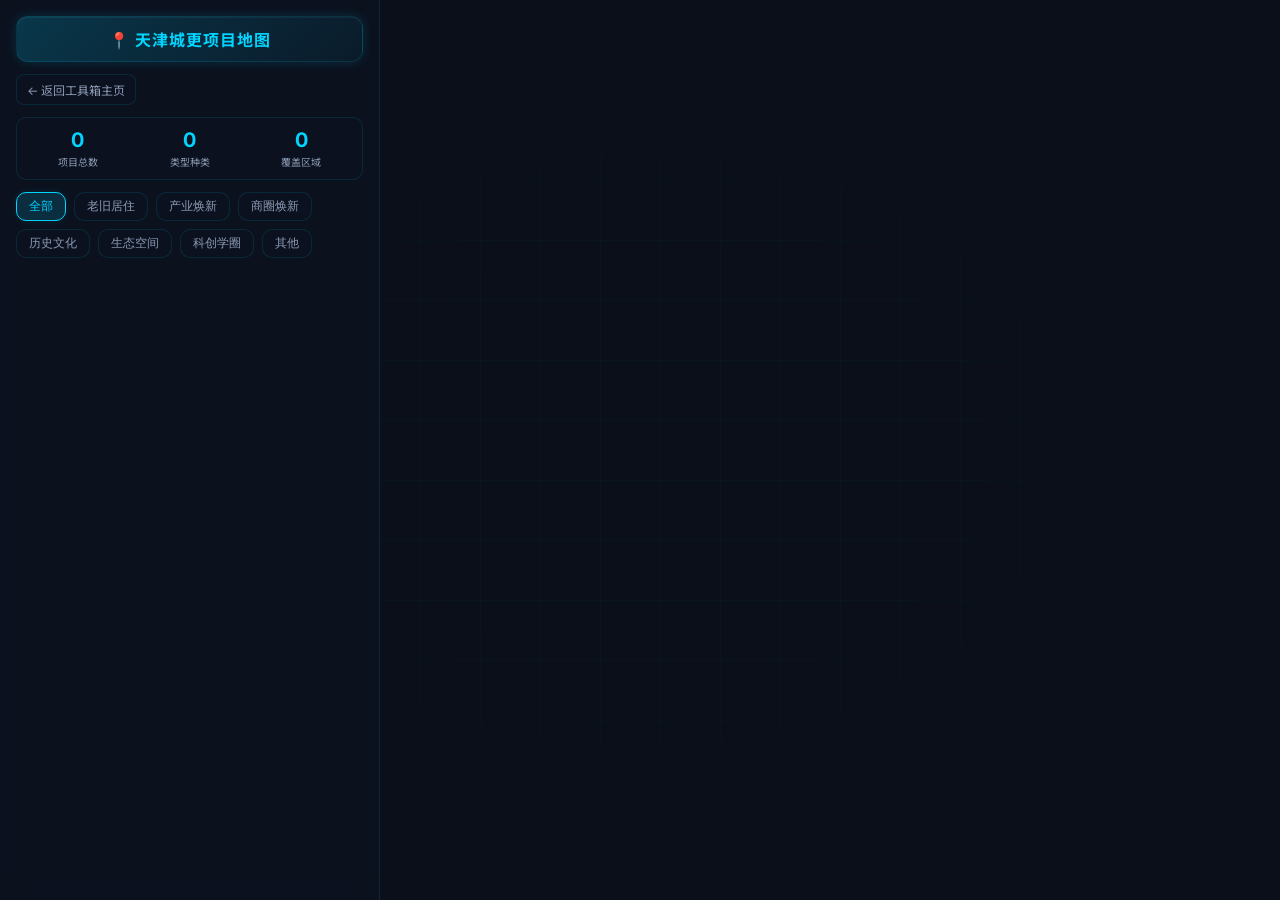
<file: tj-urban-renewal-map.html>
<!DOCTYPE html>
<html lang="zh-CN">
<head>
<meta charset="utf-8">
<meta name="viewport" content="width=device-width, initial-scale=1.0">
<link rel="preconnect" href="https://fonts.googleapis.com">
<link href="https://fonts.googleapis.com/css2?family=Inter:wght@300;400;500;600;700&family=Noto+Sans+SC:wght@300;400;500;600;700&display=swap" rel="stylesheet">
<title>天津城更项目地图 - TUPDI</title>
<script src="https://webapi.amap.com/maps?v=2.0&key=b0dd6ddde6f0130c89dea8f8b20f93fa"></script>
<style>
:root {
    --bg: #0a0f1a;
    --bg-card: rgba(13,19,33,0.7);
    --text: #e8ecf1;
    --text-secondary: #8b9bb4;
    --accent: #00d4ff;
    --border: rgba(0,212,255,0.12);
    --font: 'Inter','Noto Sans SC',-apple-system,sans-serif;
    --radius: 16px;
}
*{margin:0;padding:0;box-sizing:border-box}
body {
    display:flex;
    height:100vh;
    font-family:var(--font);
    background:var(--bg);
    overflow:hidden;
    color:var(--text);
    position:relative;
}
body::before {
    content:'';
    position:fixed;
    inset:0;
    z-index:0;
    pointer-events:none;
    background-image:
        linear-gradient(rgba(0,212,255,0.03) 1px, transparent 1px),
        linear-gradient(90deg, rgba(0,212,255,0.03) 1px, transparent 1px);
    background-size:60px 60px;
    mask-image:radial-gradient(ellipse at center, black 30%, transparent 70%);
    -webkit-mask-image:radial-gradient(ellipse at center, black 30%, transparent 70%);
}

/* 左侧面板 */
.sidebar {
    width:380px;
    padding:16px;
    background:var(--bg-card);
    border-right:1px solid var(--border);
    backdrop-filter:blur(12px);
    display:flex;
    flex-direction:column;
    gap:12px;
    overflow-y:auto;
    position:relative;
    z-index:1;
}
.sidebar::-webkit-scrollbar{width:4px}
.sidebar::-webkit-scrollbar-track{background:transparent}
.sidebar::-webkit-scrollbar-thumb{background:var(--border);border-radius:4px}
.sidebar::-webkit-scrollbar-thumb:hover{background:var(--accent)}

.header {
    padding:10px 14px;
    background:linear-gradient(135deg, rgba(0,212,255,0.2) 0%, rgba(0,212,255,0.05) 100%);
    color:var(--accent);
    border-radius:12px;
    text-align:center;
    box-shadow:0 0 12px rgba(0,212,255,0.15), inset 0 1px 0 rgba(255,255,255,0.05);
    letter-spacing:1px;
    border:1px solid var(--border);
    font-weight:700;
    font-size:16px;
}

.back-link {
    display:inline-flex;
    align-items:center;
    gap:6px;
    color:var(--text-secondary);
    font-size:12px;
    text-decoration:none;
    padding:6px 10px;
    border-radius:8px;
    border:1px solid var(--border);
    background:rgba(13,19,33,0.5);
    transition:all 0.3s;
    width:fit-content;
}
.back-link:hover {
    color:var(--accent);
    border-color:var(--accent);
    box-shadow:0 0 8px rgba(0,212,255,0.1);
}

.filter-bar {
    display:flex;
    gap:8px;
    flex-wrap:wrap;
}
.filter-btn {
    padding:5px 12px;
    border:1px solid var(--border);
    background:rgba(13,19,33,0.5);
    border-radius:10px;
    cursor:pointer;
    font-size:12px;
    color:var(--text-secondary);
    transition:all 0.3s;
}
.filter-btn:hover, .filter-btn.active {
    background:rgba(0,212,255,0.15);
    color:var(--accent);
    border-color:var(--accent);
    box-shadow:0 0 8px rgba(0,212,255,0.1);
}

.project-list {
    display:flex;
    flex-direction:column;
    gap:6px;
}

/* 类别分组 */
.category-group {
    border-radius:10px;
    border:1px solid var(--border);
    overflow:hidden;
    background:rgba(13,19,33,0.3);
}
.category-header {
    display:flex;
    align-items:center;
    justify-content:space-between;
    padding:10px 12px;
    cursor:pointer;
    background:rgba(13,19,33,0.5);
    transition:all 0.3s;
    user-select:none;
}
.category-header:hover {
    background:rgba(0,212,255,0.08);
}
.category-header.active {
    background:rgba(0,212,255,0.1);
    border-bottom:1px solid var(--border);
}
.category-title {
    font-size:13px;
    font-weight:600;
    color:var(--text);
    display:flex;
    align-items:center;
    gap:6px;
}
.category-count {
    font-size:11px;
    color:var(--text-muted);
    font-weight:400;
}
.category-arrow {
    font-size:11px;
    color:var(--text-muted);
    transition:transform 0.3s;
}
.category-arrow.expanded {
    transform:rotate(90deg);
    color:var(--accent);
}
.category-content {
    display:none;
    padding:8px;
    flex-direction:column;
    gap:6px;
}
.category-content.expanded {
    display:flex;
}

.project-card {
    padding:10px 12px;
    background:rgba(13,19,33,0.5);
    border-radius:10px;
    border:1px solid var(--border);
    cursor:pointer;
    transition:all 0.3s;
}
.project-card:hover {
    border-color:var(--accent);
    box-shadow:0 0 12px rgba(0,212,255,0.08);
}
.project-card.active {
    border-color:var(--accent);
    background:rgba(0,212,255,0.1);
}
.project-name {
    font-size:13px;
    font-weight:600;
    color:var(--text);
    margin-bottom:3px;
}
.project-meta {
    font-size:11px;
    color:var(--text-secondary);
    line-height:1.5;
}
.project-tag {
    display:inline-block;
    padding:2px 8px;
    border-radius:4px;
    font-size:10px;
    margin-top:4px;
    margin-right:4px;
}
.tag-urban {background:rgba(0,212,255,0.15);color:var(--accent)}
.tag-renewal {background:rgba(82,196,26,0.15);color:#52c41a}
.tag-industry {background:rgba(250,140,22,0.15);color:#fa8c16}
.tag-residential {background:rgba(235,47,150,0.15);color:#eb2f96}

.stats-bar {
    display:flex;
    gap:10px;
    padding:10px;
    background:rgba(13,19,33,0.5);
    border-radius:10px;
    border:1px solid var(--border);
}
.stat-item {
    flex:1;
    text-align:center;
}
.stat-num {
    font-size:20px;
    font-weight:bold;
    color:var(--accent);
}
.stat-label {
    font-size:10px;
    color:var(--text-secondary);
    margin-top:2px;
}

#map {
    flex:1;
    position:relative;
    z-index:1;
}

/* 信息窗口 */
.info-window {
    padding:8px;
    min-width:220px;
}
.info-title {
    font-size:14px;
    font-weight:bold;
    color:#333;
    margin-bottom:6px;
    border-bottom:1px solid #eee;
    padding-bottom:4px;
}
.info-row {
    font-size:12px;
    color:#666;
    line-height:1.8;
}
.info-row span {
    color:#999;
}
</style>
</head>
<body>
<div class="sidebar">
    <div class="header">📍 天津城更项目地图</div>
    <a href="index.html" class="back-link">← 返回工具箱主页</a>

    <div class="stats-bar">
        <div class="stat-item">
            <div class="stat-num" id="statTotal">0</div>
            <div class="stat-label">项目总数</div>
        </div>
        <div class="stat-item">
            <div class="stat-num" id="statTypes">0</div>
            <div class="stat-label">类型种类</div>
        </div>
        <div class="stat-item">
            <div class="stat-num" id="statAreas">0</div>
            <div class="stat-label">覆盖区域</div>
        </div>
    </div>

    <div class="filter-bar">
        <button class="filter-btn active" data-filter="all" onclick="filterProjects('all')">全部</button>
        <button class="filter-btn" data-filter="老旧居住" onclick="filterProjects('老旧居住')">老旧居住</button>
        <button class="filter-btn" data-filter="产业焕新" onclick="filterProjects('产业焕新')">产业焕新</button>
        <button class="filter-btn" data-filter="商圈焕新" onclick="filterProjects('商圈焕新')">商圈焕新</button>
        <button class="filter-btn" data-filter="历史文化" onclick="filterProjects('历史文化')">历史文化</button>
        <button class="filter-btn" data-filter="生态空间" onclick="filterProjects('生态空间')">生态空间</button>
        <button class="filter-btn" data-filter="科创学圈" onclick="filterProjects('科创学圈')">科创学圈</button>
        <button class="filter-btn" data-filter="其他" onclick="filterProjects('其他')">其他</button>
    </div>

    <div class="project-list" id="projectList"></div>
</div>
<div id="map"></div>

<script>
// 天津城市更新项目数据（示例，可扩展）
// 天津城市更新项目数据（50个项目，7大类别）
const projects = [
    {
        id: 1,
        name: "西南楼片区",
        type: "老旧居住",
        district: "河西区",
        address: "北至围堤道、东至隆昌路、南至乐园道、西至越秀路",
        lng: 117.22,
        lat: 39.08,
        status: "规划中",
        scale: "投资10.72亿元 · 天津恒瑞建设发展有限公司",
        desc: "北至围堤道、东至隆昌路、南至乐园道、西至越秀路",
        tagClass: "tag-residential"
    },
    {
        id: 2,
        name: "西营门片区",
        type: "老旧居住",
        district: "南开区",
        address: "长江道居住区（启航湾创新产业区）",
        lng: 117.16,
        lat: 39.1,
        status: "规划中",
        scale: "中交集团",
        desc: "长江道居住区（启航湾创新产业区）",
        tagClass: "tag-residential"
    },
    {
        id: 3,
        name: "新兴街片区",
        type: "老旧居住",
        district: "和平区",
        address: "和平区新兴街，医科大学周边",
        lng: 117.2,
        lat: 39.09,
        status: "规划中",
        scale: "和平区新兴街，医科大学周边",
        desc: "和平区新兴街，医科大学周边",
        tagClass: "tag-residential"
    },
    {
        id: 4,
        name: "南营门街片区",
        type: "老旧居住",
        district: "和平区",
        address: "和平区南营门街，海光寺附近",
        lng: 117.2,
        lat: 39.09,
        status: "规划中",
        scale: "和平区南营门街，海光寺附近",
        desc: "和平区南营门街，海光寺附近",
        tagClass: "tag-residential"
    },
    {
        id: 5,
        name: "中山门街片区",
        type: "老旧居住",
        district: "河东区",
        address: "河东区中山门街，津塘公路沿线",
        lng: 117.24,
        lat: 39.12,
        status: "规划中",
        scale: "河东区中山门街，津塘公路沿线",
        desc: "河东区中山门街，津塘公路沿线",
        tagClass: "tag-residential"
    },
    {
        id: 6,
        name: "唐家口街片区",
        type: "老旧居住",
        district: "河东区",
        address: "河东区唐家口街，卫国道沿线",
        lng: 117.24,
        lat: 39.12,
        status: "规划中",
        scale: "河东区唐家口街，卫国道沿线",
        desc: "河东区唐家口街，卫国道沿线",
        tagClass: "tag-residential"
    },
    {
        id: 7,
        name: "向阳楼街片区",
        type: "老旧居住",
        district: "河东区",
        address: "河东区向阳楼街，红星路沿线",
        lng: 117.24,
        lat: 39.12,
        status: "规划中",
        scale: "河东区向阳楼街，红星路沿线",
        desc: "河东区向阳楼街，红星路沿线",
        tagClass: "tag-residential"
    },
    {
        id: 8,
        name: "常州道街片区",
        type: "老旧居住",
        district: "河东区",
        address: "河东区常州道街，靖江路沿线",
        lng: 117.24,
        lat: 39.12,
        status: "规划中",
        scale: "河东区常州道街，靖江路沿线",
        desc: "河东区常州道街，靖江路沿线",
        tagClass: "tag-residential"
    },
    {
        id: 9,
        name: "上杭路街片区",
        type: "老旧居住",
        district: "河东区",
        address: "河东区上杭路街，津滨大道沿线",
        lng: 117.24,
        lat: 39.12,
        status: "规划中",
        scale: "河东区上杭路街，津滨大道沿线",
        desc: "河东区上杭路街，津滨大道沿线",
        tagClass: "tag-residential"
    },
    {
        id: 10,
        name: "东新街片区",
        type: "老旧居住",
        district: "河东区",
        address: "河东区东新街，成林道沿线",
        lng: 117.24,
        lat: 39.12,
        status: "规划中",
        scale: "河东区东新街，成林道沿线",
        desc: "河东区东新街，成林道沿线",
        tagClass: "tag-residential"
    },
    {
        id: 11,
        name: "鲁山道街片区",
        type: "老旧居住",
        district: "河东区",
        address: "河东区鲁山道街，卫国道沿线",
        lng: 117.24,
        lat: 39.12,
        status: "规划中",
        scale: "河东区鲁山道街，卫国道沿线",
        desc: "河东区鲁山道街，卫国道沿线",
        tagClass: "tag-residential"
    },
    {
        id: 12,
        name: "挂甲寺街片区",
        type: "老旧居住",
        district: "河西区",
        address: "河西区挂甲寺街，大沽南路沿线",
        lng: 117.22,
        lat: 39.08,
        status: "规划中",
        scale: "河西区挂甲寺街，大沽南路沿线",
        desc: "河西区挂甲寺街，大沽南路沿线",
        tagClass: "tag-residential"
    },
    {
        id: 13,
        name: "友谊路街片区",
        type: "老旧居住",
        district: "河西区",
        address: "河西区友谊路街，友谊路沿线",
        lng: 117.22,
        lat: 39.08,
        status: "规划中",
        scale: "天津政昕郁江新里城市更新产业运营有限公司",
        desc: "河西区友谊路街，友谊路沿线",
        tagClass: "tag-residential"
    },
    {
        id: 14,
        name: "天塔街片区",
        type: "老旧居住",
        district: "河西区",
        address: "河西区天塔街，卫津南路沿线",
        lng: 117.22,
        lat: 39.08,
        status: "规划中",
        scale: "河西区天塔街，卫津南路沿线",
        desc: "河西区天塔街，卫津南路沿线",
        tagClass: "tag-residential"
    },
    {
        id: 15,
        name: "东海街片区",
        type: "老旧居住",
        district: "河西区",
        address: "河西区东海街，珠江道沿线",
        lng: 117.22,
        lat: 39.08,
        status: "规划中",
        scale: "河西区东海街，珠江道沿线",
        desc: "河西区东海街，珠江道沿线",
        tagClass: "tag-residential"
    },
    {
        id: 16,
        name: "梅江街片区",
        type: "老旧居住",
        district: "河西区",
        address: "河西区梅江街，梅江居住区",
        lng: 117.22,
        lat: 39.08,
        status: "规划中",
        scale: "天津政昕郁江新里城市更新产业运营有限公司",
        desc: "河西区梅江街，梅江居住区",
        tagClass: "tag-residential"
    },
    {
        id: 17,
        name: "太湖路街片区",
        type: "老旧居住",
        district: "河西区",
        address: "河西区太湖路街，解放南路沿线",
        lng: 117.22,
        lat: 39.08,
        status: "规划中",
        scale: "投资约38亿元",
        desc: "河西区太湖路街，解放南路沿线",
        tagClass: "tag-residential"
    },
    {
        id: 18,
        name: "迎宾街以东片区",
        type: "老旧居住",
        district: "滨海新区",
        address: "东至津歧路、南至永明路、西至迎宾街、北至学府路",
        lng: 117.65,
        lat: 39.03,
        status: "规划中",
        scale: "天津滨海建投慧康城市更新建设发展有限公司",
        desc: "东至津歧路、南至永明路、西至迎宾街、北至学府路",
        tagClass: "tag-residential"
    },
    {
        id: 19,
        name: "可口可乐厂周边片区",
        type: "产业焕新",
        district: "南开区",
        address: "东片区：西马路-青年路/原可口可乐南边界-黄河道/红旗路/西关道街；西片区：安康路/渭水道/临潼路/规划汉中道",
        lng: 117.16,
        lat: 39.1,
        status: "规划中",
        scale: "东片区：西马路-青年路/原可口可乐南边界-黄河道/红旗路/西...",
        desc: "东片区：西马路-青年路/原可口可乐南边界-黄河道/红旗路/西关道街；西片区：安康路/渭水道/临潼路/规划汉中道",
        tagClass: "tag-industry"
    },
    {
        id: 20,
        name: "二号桥片区",
        type: "产业焕新",
        district: "河东区",
        address: "河东区二号桥街，津塘路与月牙河交口",
        lng: 117.24,
        lat: 39.12,
        status: "规划中",
        scale: "河东区二号桥街，津塘路与月牙河交口",
        desc: "河东区二号桥街，津塘路与月牙河交口",
        tagClass: "tag-industry"
    },
    {
        id: 21,
        name: "陈塘庄街片区",
        type: "产业焕新",
        district: "河西区",
        address: "河西区陈塘庄街，黑牛城道沿线",
        lng: 117.22,
        lat: 39.08,
        status: "规划中",
        scale: "河西区陈塘庄街，黑牛城道沿线",
        desc: "河西区陈塘庄街，黑牛城道沿线",
        tagClass: "tag-industry"
    },
    {
        id: 22,
        name: "尖山街片区",
        type: "产业焕新",
        district: "河西区",
        address: "河西区尖山街，解放南路与黑牛城道交口",
        lng: 117.22,
        lat: 39.08,
        status: "规划中",
        scale: "天津政昕郁江新里城市更新产业运营有限公司",
        desc: "河西区尖山街，解放南路与黑牛城道交口",
        tagClass: "tag-industry"
    },
    {
        id: 23,
        name: "天开津南园北部片区",
        type: "产业焕新",
        district: "津南区",
        address: "津南区海河教育园北部，津沽公路沿线",
        lng: 117.36,
        lat: 38.98,
        status: "规划中",
        scale: "津南区海河教育园北部，津沽公路沿线",
        desc: "津南区海河教育园北部，津沽公路沿线",
        tagClass: "tag-industry"
    },
    {
        id: 24,
        name: "一机床片区（津一·PARK）",
        type: "产业焕新",
        district: "河东区",
        address: "河东区津塘路与月牙河交口，一机床总厂原址",
        lng: 117.24,
        lat: 39.12,
        status: "规划中",
        scale: "河东区津塘路与月牙河交口，一机床总厂原址",
        desc: "河东区津塘路与月牙河交口，一机床总厂原址",
        tagClass: "tag-industry"
    },
    {
        id: 25,
        name: "天拖片区",
        type: "产业焕新",
        district: "南开区",
        address: "东至红旗路，南至复康路，西至简阳路，北至天拖北道",
        lng: 117.16,
        lat: 39.1,
        status: "规划中",
        scale: "投资94.8亿元 · 天津城市更新建设发展有限公司",
        desc: "东至红旗路，南至复康路，西至简阳路，北至天拖北道",
        tagClass: "tag-industry"
    },
    {
        id: 26,
        name: "劝业场街片区",
        type: "商圈焕新",
        district: "和平区",
        address: "和平区劝业场街，滨江道与和平路交口",
        lng: 117.2,
        lat: 39.09,
        status: "规划中",
        scale: "和平区劝业场街，滨江道与和平路交口",
        desc: "和平区劝业场街，滨江道与和平路交口",
        tagClass: "tag-commercial"
    },
    {
        id: 27,
        name: "小白楼街片区",
        type: "商圈焕新",
        district: "和平区",
        address: "和平区小白楼街，大沽北路与徐州道交口",
        lng: 117.2,
        lat: 39.09,
        status: "规划中",
        scale: "和平区小白楼街，大沽北路与徐州道交口",
        desc: "和平区小白楼街，大沽北路与徐州道交口",
        tagClass: "tag-commercial"
    },
    {
        id: 28,
        name: "南市街片区",
        type: "商圈焕新",
        district: "和平区",
        address: "和平区南市街，南门外大街沿线",
        lng: 117.2,
        lat: 39.09,
        status: "规划中",
        scale: "和平区南市街，南门外大街沿线",
        desc: "和平区南市街，南门外大街沿线",
        tagClass: "tag-commercial"
    },
    {
        id: 29,
        name: "大营门街片区",
        type: "商圈焕新",
        district: "河西区",
        address: "河西区大营门街，南京路与马场道交口",
        lng: 117.22,
        lat: 39.08,
        status: "规划中",
        scale: "河西区大营门街，南京路与马场道交口",
        desc: "河西区大营门街，南京路与马场道交口",
        tagClass: "tag-commercial"
    },
    {
        id: 30,
        name: "桃园街片区",
        type: "商圈焕新",
        district: "河西区",
        address: "河西区桃园街，永安道沿线",
        lng: 117.22,
        lat: 39.08,
        status: "规划中",
        scale: "河西区桃园街，永安道沿线",
        desc: "河西区桃园街，永安道沿线",
        tagClass: "tag-commercial"
    },
    {
        id: 31,
        name: "马场街片区",
        type: "商圈焕新",
        district: "河西区",
        address: "河西区马场街，马场道沿线",
        lng: 117.22,
        lat: 39.08,
        status: "规划中",
        scale: "河西区马场街，马场道沿线",
        desc: "河西区马场街，马场道沿线",
        tagClass: "tag-commercial"
    },
    {
        id: 32,
        name: "越秀路街片区",
        type: "商圈焕新",
        district: "河西区",
        address: "河西区越秀路街，围堤道与隆昌路交口",
        lng: 117.22,
        lat: 39.08,
        status: "规划中",
        scale: "河西区越秀路街，围堤道与隆昌路交口",
        desc: "河西区越秀路街，围堤道与隆昌路交口",
        tagClass: "tag-commercial"
    },
    {
        id: 33,
        name: "南门外大街商圈北部片区",
        type: "商圈焕新",
        district: "和平区",
        address: "和平区南门外大街与福安大街交口",
        lng: 117.2,
        lat: 39.09,
        status: "规划中",
        scale: "和平区南门外大街与福安大街交口",
        desc: "和平区南门外大街与福安大街交口",
        tagClass: "tag-commercial"
    },
    {
        id: 34,
        name: "吉利大厦更新",
        type: "商圈焕新",
        district: "和平区",
        address: "和平区南京路与吉利花园交口",
        lng: 117.2,
        lat: 39.09,
        status: "规划中",
        scale: "和平区南京路与吉利花园交口",
        desc: "和平区南京路与吉利花园交口",
        tagClass: "tag-commercial"
    },
    {
        id: 35,
        name: "中山北路片区",
        type: "商圈焕新",
        district: "河北区",
        address: "东至育红路，南至金钟河大街，西至现状供热站/养鱼池路，北至中山北路",
        lng: 117.2,
        lat: 39.14,
        status: "规划中",
        scale: "投资12.4亿元 · 天津轨道交通集团",
        desc: "东至育红路，南至金钟河大街，西至现状供热站/养鱼池路，北至中山北路",
        tagClass: "tag-commercial"
    },
    {
        id: 36,
        name: "地铁6号线外院附中站周边片区",
        type: "商圈焕新",
        district: "河北区",
        address: "北至榆关道、南至志成路、东至南口路、西至天泰路",
        lng: 117.2,
        lat: 39.14,
        status: "规划中",
        scale: "天津轨道交通集团",
        desc: "北至榆关道、南至志成路、东至南口路、西至天泰路",
        tagClass: "tag-commercial"
    },
    {
        id: 37,
        name: "五大道街片区",
        type: "历史文化",
        district: "和平区",
        address: "和平区五大道，马场道、成都道、重庆道等",
        lng: 117.2,
        lat: 39.09,
        status: "规划中",
        scale: "和平区五大道，马场道、成都道、重庆道等",
        desc: "和平区五大道，马场道、成都道、重庆道等",
        tagClass: "tag-cultural"
    },
    {
        id: 38,
        name: "下瓦房街片区",
        type: "历史文化",
        district: "河西区",
        address: "河西区下瓦房街，大沽南路与奉化道交口",
        lng: 117.22,
        lat: 39.08,
        status: "规划中",
        scale: "河西区下瓦房街，大沽南路与奉化道交口",
        desc: "河西区下瓦房街，大沽南路与奉化道交口",
        tagClass: "tag-cultural"
    },
    {
        id: 39,
        name: "鼓楼街片区",
        type: "历史文化",
        district: "南开区",
        address: "南开区鼓楼街，城厢中路与南城街交口",
        lng: 117.16,
        lat: 39.1,
        status: "规划中",
        scale: "南开区鼓楼街，城厢中路与南城街交口",
        desc: "南开区鼓楼街，城厢中路与南城街交口",
        tagClass: "tag-cultural"
    },
    {
        id: 40,
        name: "赤峰道、中心公园片区",
        type: "历史文化",
        district: "和平区",
        address: "和平区赤峰道与中心公园交口",
        lng: 117.2,
        lat: 39.09,
        status: "规划中",
        scale: "和平区赤峰道与中心公园交口",
        desc: "和平区赤峰道与中心公园交口",
        tagClass: "tag-cultural"
    },
    {
        id: 41,
        name: "五大道民园广场改造",
        type: "历史文化",
        district: "和平区",
        address: "和平区重庆道与衡阳路交口，民园广场",
        lng: 117.2,
        lat: 39.09,
        status: "规划中",
        scale: "和平区重庆道与衡阳路交口，民园广场",
        desc: "和平区重庆道与衡阳路交口，民园广场",
        tagClass: "tag-cultural"
    },
    {
        id: 42,
        name: "大直沽片区",
        type: "历史文化",
        district: "河东区",
        address: "河东区大直沽街，津塘路与大直沽中路交口",
        lng: 117.24,
        lat: 39.12,
        status: "规划中",
        scale: "河东区大直沽街，津塘路与大直沽中路交口",
        desc: "河东区大直沽街，津塘路与大直沽中路交口",
        tagClass: "tag-cultural"
    },
    {
        id: 43,
        name: "天纬路17号（美院片区）",
        type: "历史文化",
        district: "河北区",
        address: "北至黄纬路、南至李公祠大街、西至三马路/李公祠东箭道、东至中山路",
        lng: 117.2,
        lat: 39.14,
        status: "规划中",
        scale: "北至黄纬路、南至李公祠大街、西至三马路/李公祠东箭道、东至中...",
        desc: "北至黄纬路、南至李公祠大街、西至三马路/李公祠东箭道、东至中山路",
        tagClass: "tag-cultural"
    },
    {
        id: 44,
        name: "柳林街区",
        type: "生态空间",
        district: "河西区",
        address: "东至艺林路与津陵路，南至浯水道/渌水道/泗水道，西至清湾路与学苑路，北至台儿庄南路",
        lng: 117.22,
        lat: 39.08,
        status: "规划中",
        scale: "投资80.5亿元 · 天津柳林街区城市更新产业运营有限公司",
        desc: "东至艺林路与津陵路，南至浯水道/渌水道/泗水道，西至清湾路与学苑路，北至台儿庄南路",
        tagClass: "tag-urban"
    },
    {
        id: 45,
        name: "金钟河大街南侧片区",
        type: "生态空间",
        district: "跨河北/东丽",
        address: "河北区金钟河大街与东丽区交界，南侧沿线",
        lng: 117.25,
        lat: 39.12,
        status: "规划中",
        scale: "投资135.99亿元 · 天津金钟城市更新建设发展有限公司",
        desc: "河北区金钟河大街与东丽区交界，南侧沿线",
        tagClass: "tag-urban"
    },
    {
        id: 46,
        name: "学府街片区",
        type: "科创学圈",
        district: "南开区",
        address: "南开区学府街，白堤路与复康路交口",
        lng: 117.16,
        lat: 39.1,
        status: "规划中",
        scale: "投资117.7亿元 · 天津南开城投城市更新产业运营有限公司",
        desc: "南开区学府街，白堤路与复康路交口",
        tagClass: "tag-public"
    },
    {
        id: 47,
        name: "大王庄街片区",
        type: "科创学圈",
        district: "河东区",
        address: "河东区大王庄街，十一经路与八纬路交口",
        lng: 117.24,
        lat: 39.12,
        status: "规划中",
        scale: "嘉德城市更新产业运营有限公司",
        desc: "河东区大王庄街，十一经路与八纬路交口",
        tagClass: "tag-public"
    },
    {
        id: 48,
        name: "西康路、成都道站TOD片区",
        type: "科创学圈",
        district: "和平区",
        address: "和平区西康路与成都道交口，地铁3号线西康路站",
        lng: 117.2,
        lat: 39.09,
        status: "规划中",
        scale: "和平区西康路与成都道交口，地铁3号线西康路站",
        desc: "和平区西康路与成都道交口，地铁3号线西康路站",
        tagClass: "tag-public"
    },
    {
        id: 49,
        name: "津龙湾周边片区",
        type: "科创学圈",
        district: "河东区",
        address: "河东区津龙湾，地铁4号线周边",
        lng: 117.24,
        lat: 39.12,
        status: "规划中",
        scale: "河东区津龙湾，地铁4号线周边",
        desc: "河东区津龙湾，地铁4号线周边",
        tagClass: "tag-public"
    },
    {
        id: 50,
        name: "井冈山路片区",
        type: "科创学圈",
        district: "河北区",
        address: "河北区井冈山路，地铁沿线",
        lng: 117.2,
        lat: 39.14,
        status: "规划中",
        scale: "天津轨道交通集团",
        desc: "河北区井冈山路，地铁沿线",
        tagClass: "tag-public"
    },
    {
        id: 51,
        name: "先达片区",
        type: "科创学圈",
        district: "河西区",
        address: "河西区先达，地铁沿线",
        lng: 117.22,
        lat: 39.08,
        status: "规划中",
        scale: "天津轨道交通集团",
        desc: "河西区先达，地铁沿线",
        tagClass: "tag-public"
    },
    {
        id: 52,
        name: "东丽商场片区",
        type: "其他",
        district: "东丽区",
        address: "东丽区东丽商场原址，跃进路与利津路交口",
        lng: 117.3,
        lat: 39.09,
        status: "规划中",
        scale: "东丽区东丽商场原址，跃进路与利津路交口",
        desc: "东丽区东丽商场原址，跃进路与利津路交口",
        tagClass: "tag-residential"
    },
    {
        id: 53,
        name: "咸水沽粮库宿舍及周边片区",
        type: "其他",
        district: "津南区",
        address: "津南区咸水沽镇，粮库宿舍周边",
        lng: 117.36,
        lat: 38.98,
        status: "规划中",
        scale: "投资64亿元",
        desc: "津南区咸水沽镇，粮库宿舍周边",
        tagClass: "tag-residential"
    },
    {
        id: 54,
        name: "京津冀同城商务区邵公庄南",
        type: "其他",
        district: "红桥区",
        address: "红桥区邵公庄街，同城商务区南部",
        lng: 117.15,
        lat: 39.17,
        status: "规划中",
        scale: "天津市红桥城市建设投资有限公司",
        desc: "红桥区邵公庄街，同城商务区南部",
        tagClass: "tag-residential"
    },
    {
        id: 55,
        name: "地铁2号线卞兴站周边片区",
        type: "其他",
        district: "西青区",
        address: "西青区卞兴站周边，地铁2号线沿线",
        lng: 117,
        lat: 39.14,
        status: "规划中",
        scale: "张家窝镇人民政府",
        desc: "西青区卞兴站周边，地铁2号线沿线",
        tagClass: "tag-residential"
    },
];


let map;
let markers = [];
let currentFilter = 'all';

function initMap() {
    map = new AMap.Map('map', {
        zoom: 11,
        center: [117.20, 39.13],
        mapStyle: 'amap://styles/dark'
    });

    renderProjects();
    updateStats();
}

function renderProjects() {
    const listEl = document.getElementById('projectList');
    listEl.innerHTML = '';

    const filtered = currentFilter === 'all'
        ? projects
        : projects.filter(p => p.type === currentFilter);

    // 按类别分组
    const grouped = {};
    filtered.forEach(proj => {
        if (!grouped[proj.type]) grouped[proj.type] = [];
        grouped[proj.type].push(proj);
    });

    // 类别顺序
    const typeOrder = ['老旧居住','产业焕新','商圈焕新','历史文化','生态空间','科创学圈','其他'];
    const sortedTypes = typeOrder.filter(t => grouped[t]);

    sortedTypes.forEach((type, idx) => {
        const projList = grouped[type];
        const group = document.createElement('div');
        group.className = 'category-group';

        const header = document.createElement('div');
        header.className = 'category-header';
        header.innerHTML = `
            <div class="category-title">
                ${type}
                <span class="category-count">（${projList.length}个）</span>
            </div>
            <span class="category-arrow ${idx === 0 ? 'expanded' : ''}">▶</span>
        `;

        const content = document.createElement('div');
        content.className = 'category-content' + (idx === 0 ? ' expanded' : '');
        if (idx === 0) header.classList.add('active');

        projList.forEach(proj => {
            const card = document.createElement('div');
            card.className = 'project-card';
            card.dataset.id = proj.id;
            card.innerHTML = `
                <div class="project-name">${proj.name}</div>
                <div class="project-meta">📍 ${proj.district} · ${proj.scale}</div>
                <span class="project-tag ${proj.tagClass}">${proj.type}</span>
            `;
            card.onclick = () => focusProject(proj);
            content.appendChild(card);
        });

        header.onclick = () => {
            const isExpanded = content.classList.contains('expanded');
            content.classList.toggle('expanded');
            header.querySelector('.category-arrow').classList.toggle('expanded', !isExpanded);
            header.classList.toggle('active', !isExpanded);
        };

        group.appendChild(header);
        group.appendChild(content);
        listEl.appendChild(group);
    });

    renderMarkers(filtered);
}

function renderMarkers(projectList) {
    // 清除旧标记
    markers.forEach(m => map.remove(m));
    markers = [];

    projectList.forEach(proj => {
        const marker = new AMap.Marker({
            position: [proj.lng, proj.lat],
            title: proj.name,
            label: {
                content: proj.name,
                direction: 'top',
                offset: new AMap.Pixel(0, -5)
            }
        });

        const infoContent = `
            <div class="info-window">
                <div class="info-title">${proj.name}</div>
                <div class="info-row"><span>类型：</span>${proj.type}</div>
                <div class="info-row"><span>区域：</span>${proj.district}</div>
                <div class="info-row"><span>规模：</span>${proj.scale}</div>
                <div class="info-row"><span>状态：</span>${proj.status}</div>
                <div class="info-row"><span>描述：</span>${proj.desc}</div>
            </div>
        `;

        const infoWindow = new AMap.InfoWindow({
            content: infoContent,
            offset: new AMap.Pixel(0, -30)
        });

        marker.on('click', () => {
            infoWindow.open(map, marker.getPosition());
            highlightCard(proj.id);
        });

        marker.setMap(map);
        markers.push(marker);
    });
}

function focusProject(proj) {
    map.setZoomAndCenter(14, [proj.lng, proj.lat]);
    highlightCard(proj.id);

    // 打开信息窗
    const marker = markers.find(m => {
        const pos = m.getPosition();
        return Math.abs(pos.lng - proj.lng) < 0.0001 && Math.abs(pos.lat - proj.lat) < 0.0001;
    });
    if (marker) marker.emit('click');
}

function highlightCard(id) {
    document.querySelectorAll('.project-card').forEach(c => c.classList.remove('active'));
    const card = document.querySelector(`.project-card[data-id="${id}"]`);
    if (card) {
        card.classList.add('active');
        // 确保父级类别已展开
        const content = card.closest('.category-content');
        if (content && !content.classList.contains('expanded')) {
            content.classList.add('expanded');
            const header = content.previousElementSibling;
            if (header) {
                header.classList.add('active');
                const arrow = header.querySelector('.category-arrow');
                if (arrow) arrow.classList.add('expanded');
            }
        }
        card.scrollIntoView({ behavior: 'smooth', block: 'center' });
    }
}

function filterProjects(type) {
    currentFilter = type;

    // 更新按钮状态
    document.querySelectorAll('.filter-btn').forEach(btn => {
        btn.classList.toggle('active', btn.dataset.filter === type);
    });

    renderProjects();
}

function updateStats() {
    document.getElementById('statTotal').textContent = projects.length;
    const types = new Set(projects.map(p => p.type));
    document.getElementById('statTypes').textContent = types.size;
    const areas = new Set(projects.map(p => p.district));
    document.getElementById('statAreas').textContent = areas.size;
}

window.onload = initMap;
</script>
</body>
</html>
</file>
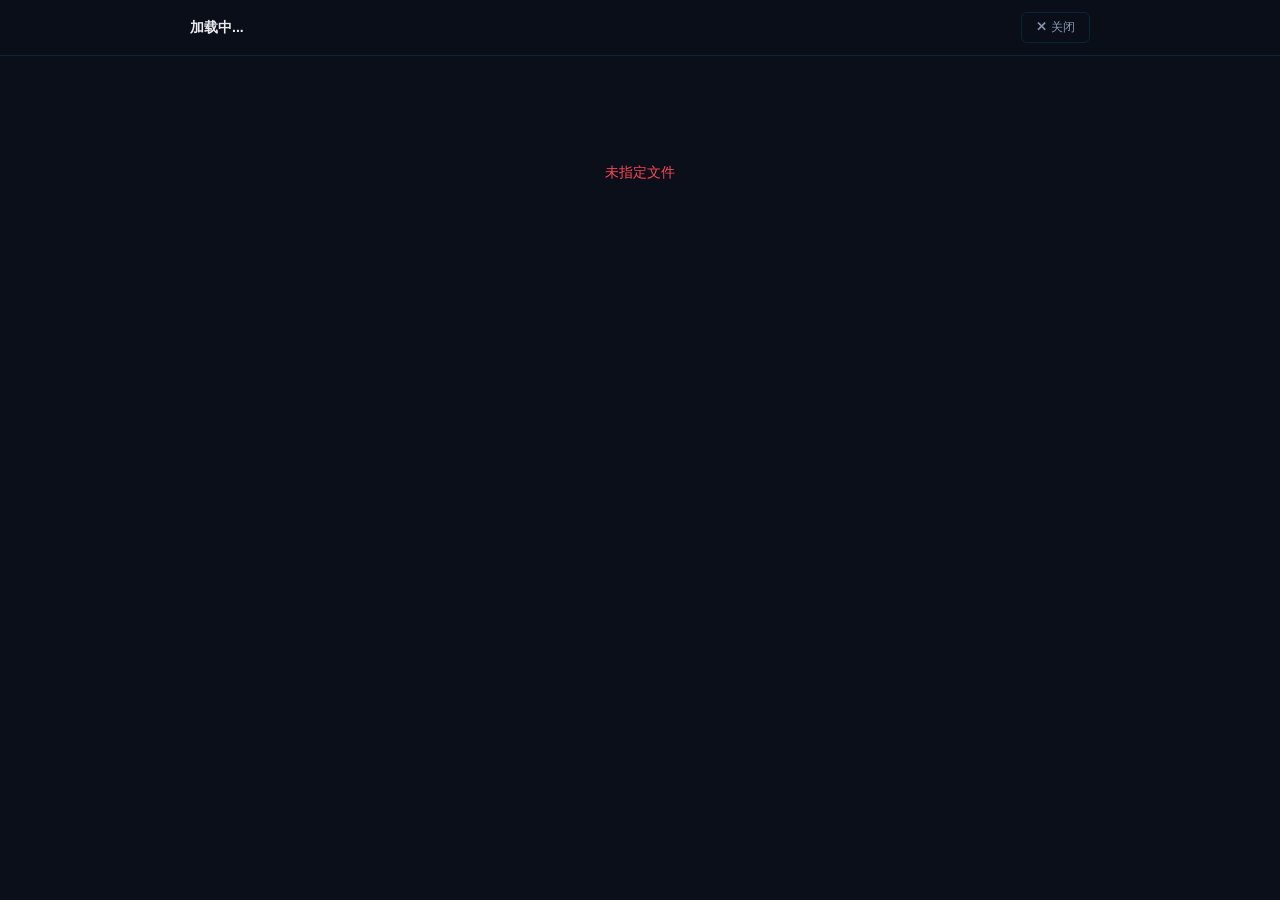
<file: viewer.html>
<!DOCTYPE html>
<html lang="zh-CN">
<head>
    <meta charset="UTF-8">
    <meta name="viewport" content="width=device-width, initial-scale=1.0">
    <title>条文原文 - 城市更新政策智能检索</title>
    <style>
        :root {
            --bg: #0a0f1a;
            --bg-card: rgba(13,19,33,0.85);
            --text: #e8ecf1;
            --text-secondary: #8b9bb4;
            --accent: #00d4ff;
            --border: rgba(0,212,255,0.12);
            --font: 'Inter','Noto Sans SC',-apple-system,sans-serif;
        }
        * { margin: 0; padding: 0; box-sizing: border-box; }
        body {
            font-family: var(--font);
            background: var(--bg);
            color: var(--text);
            min-height: 100vh;
            line-height: 1.8;
        }
        .header {
            position: sticky; top: 0;
            background: rgba(10,15,26,0.95);
            backdrop-filter: blur(20px);
            border-bottom: 1px solid var(--border);
            padding: 12px 20px;
            z-index: 100;
        }
        .header-inner {
            max-width: 900px;
            margin: 0 auto;
            display: flex;
            justify-content: space-between;
            align-items: center;
            gap: 12px;
        }
        .header-title {
            font-size: 14px;
            font-weight: 600;
            color: var(--text);
            overflow: hidden;
            text-overflow: ellipsis;
            white-space: nowrap;
        }
        .header-meta {
            font-size: 12px;
            color: var(--text-secondary);
            white-space: nowrap;
            flex-shrink: 0;
        }
        .btn-close {
            padding: 6px 14px;
            border: 1px solid var(--border);
            border-radius: 6px;
            font-size: 12px;
            cursor: pointer;
            background: transparent;
            color: var(--text-secondary);
            transition: all 0.2s;
            flex-shrink: 0;
        }
        .btn-close:hover {
            border-color: var(--accent);
            color: var(--accent);
        }
        .content-wrap {
            max-width: 900px;
            margin: 0 auto;
            padding: 24px 20px 60px;
        }
        .pre-text {
            font-family: 'SF Mono','Fira Code','Noto Sans SC',monospace;
            font-size: 14px;
            line-height: 2.2;
            color: var(--text);
            white-space: pre-wrap;
            word-wrap: break-word;
            overflow-wrap: break-word;
            word-break: break-word;
            background: var(--bg-card);
            border: 1px solid var(--border);
            border-radius: 12px;
            padding: 24px 28px;
        }
        .loading {
            text-align: center;
            padding: 80px 20px;
            color: var(--text-secondary);
            font-size: 14px;
        }
        .error {
            text-align: center;
            padding: 80px 20px;
            color: #ff4757;
            font-size: 14px;
        }
        /* 响应式 */
        @media (max-width: 600px) {
            .header-inner { flex-wrap: wrap; }
            .header-title { max-width: 60vw; }
            .content-wrap { padding: 16px 14px 40px; }
            .pre-text { padding: 16px 18px; font-size: 13px; }
        }
        /* 打印友好 */
        @media print {
            .header { position: static; }
            .btn-close { display: none; }
            .pre-text { background: white; border: 1px solid #ddd; color: #333; }
        }
    </style>
</head>
<body>
    <div class="header">
        <div class="header-inner">
            <div class="header-title" id="doc-title">加载中...</div>
            <div style="display:flex;align-items:center;gap:12px">
                <span class="header-meta" id="doc-meta"></span>
                <button class="btn-close" onclick="window.close()">✕ 关闭</button>
            </div>
        </div>
    </div>
    <div class="content-wrap">
        <div id="content" class="loading">正在加载原文...</div>
    </div>

    <script>
    (async function() {
        const params = new URLSearchParams(location.search);
        const file = params.get('file');
        
        if (!file) {
            document.getElementById('content').className = 'error';
            document.getElementById('content').textContent = '未指定文件';
            return;
        }
        
        const title = decodeURIComponent(file.replace(/\.txt$/, ''));
        document.getElementById('doc-title').textContent = title;
        document.title = title + ' - 条文原文';
        
        try {
            const response = await fetch('files/' + encodeURIComponent(file));
            if (!response.ok) throw new Error('加载失败: ' + response.status);
            
            const text = await response.text();
            document.getElementById('doc-meta').textContent = (text.length > 1000 
                ? (text.length/1000).toFixed(1) + 'K字 · ' 
                : text.length + '字 · ') + '自动换行已开启';
            
            const pre = document.createElement('pre');
            pre.className = 'pre-text';
            pre.textContent = text;
            
            const content = document.getElementById('content');
            content.className = '';
            content.innerHTML = '';
            content.appendChild(pre);
            
        } catch (e) {
            document.getElementById('content').className = 'error';
            document.getElementById('content').textContent = '❌ ' + e.message;
        }
    })();
    </script>
</body>
</html>
</file>
<file: css/landing.css>
/* ============================================
   TUPDI 城市更新工具箱 - Landing Page
   ============================================ */

:root {
    --bg: #0a0f1a;
    --bg-card: rgba(13,19,33,0.7);
    --bg-card-hover: rgba(20,30,55,0.85);
    --text: #e8ecf1;
    --text-secondary: #8b9bb4;
    --text-muted: #5a6a82;
    --accent: #00d4ff;
    --accent-dim: rgba(0,212,255,0.1);
    --border: rgba(0,212,255,0.12);
    --border-hover: rgba(0,212,255,0.25);
    --font: 'Inter','Noto Sans SC',-apple-system,sans-serif;
    --radius: 16px;
    --transition: 0.4s cubic-bezier(0.4, 0, 0.2, 1);
}

* { margin: 0; padding: 0; box-sizing: border-box; }

body {
    font-family: var(--font);
    background: var(--bg);
    color: var(--text);
    min-height: 100vh;
    overflow-x: hidden;
    cursor: default;
}

/* ===== 光标跟随发光 ===== */
#cursor-glow {
    position: fixed;
    width: 300px; height: 300px;
    border-radius: 50%;
    background: radial-gradient(circle, rgba(0,212,255,0.08) 0%, transparent 70%);
    pointer-events: none;
    z-index: 0;
    transform: translate(-50%, -50%);
    transition: opacity 0.3s;
    opacity: 0;
}
body:hover #cursor-glow { opacity: 1; }

/* ===== 背景网格 ===== */
.bg-grid {
    position: fixed;
    inset: 0;
    z-index: 0;
    pointer-events: none;
    background-image: 
        linear-gradient(rgba(0,212,255,0.03) 1px, transparent 1px),
        linear-gradient(90deg, rgba(0,212,255,0.03) 1px, transparent 1px);
    background-size: 60px 60px;
    mask-image: radial-gradient(ellipse at center, black 30%, transparent 70%);
    -webkit-mask-image: radial-gradient(ellipse at center, black 30%, transparent 70%);
}

/* ===== 主容器 ===== */
.landing-main {
    position: relative;
    z-index: 1;
    min-height: 100vh;
    display: flex;
    flex-direction: column;
    align-items: center;
    justify-content: center;
    padding: 60px 24px;
    gap: 48px;
}

/* ===== 标题区 ===== */
.landing-hero {
    text-align: center;
    animation: fadeInUp 0.8s ease forwards;
    opacity: 0;
}
@keyframes fadeInUp {
    from { opacity: 0; transform: translateY(30px); }
    to { opacity: 1; transform: translateY(0); }
}

.hero-badge {
    display: inline-block;
    font-size: 13px;
    color: var(--accent);
    border: 1px solid var(--border);
    padding: 6px 16px;
    border-radius: 20px;
    margin-bottom: 20px;
    letter-spacing: 2px;
    background: var(--accent-dim);
}

.hero-title {
    font-size: 42px;
    font-weight: 800;
    letter-spacing: 4px;
    margin-bottom: 8px;
    background: linear-gradient(135deg, #fff 0%, var(--accent) 100%);
    -webkit-background-clip: text;
    -webkit-text-fill-color: transparent;
    background-clip: text;
}

.hero-sub {
    font-size: 14px;
    color: var(--text-secondary);
    letter-spacing: 6px;
    text-transform: uppercase;
    margin-bottom: 16px;
}

.hero-line {
    width: 60px;
    height: 2px;
    background: linear-gradient(90deg, transparent, var(--accent), transparent);
    margin: 0 auto 16px;
}

.hero-desc {
    font-size: 13px;
    color: var(--text-muted);
    letter-spacing: 1px;
}

/* ===== 工具网格 ===== */
.tools-grid {
    display: grid;
    grid-template-columns: repeat(2, 1fr);
    gap: 20px;
    max-width: 720px;
    width: 100%;
    perspective: 1000px;
}

/* ===== 工具卡片 ===== */
.tool-card {
    position: relative;
    background: var(--bg-card);
    border: 1px solid var(--border);
    border-radius: var(--radius);
    padding: 32px 28px;
    display: flex;
    flex-direction: column;
    gap: 16px;
    cursor: pointer;
    text-decoration: none;
    color: inherit;
    overflow: hidden;
    transition: all var(--transition);
    transform-style: preserve-3d;
    animation: cardIn 0.6s ease forwards;
    opacity: 0;
}
.tool-card:nth-child(1) { animation-delay: 0.1s; }
.tool-card:nth-child(2) { animation-delay: 0.2s; }
.tool-card:nth-child(3) { animation-delay: 0.3s; }
.tool-card:nth-child(4) { animation-delay: 0.4s; }

@keyframes cardIn {
    from { opacity: 0; transform: translateY(20px); }
    to { opacity: 1; transform: translateY(0); }
}

.tool-card:not(.disabled):hover {
    border-color: var(--border-hover);
    background: var(--bg-card-hover);
    transform: translateY(-6px) scale(1.02);
    box-shadow: 0 20px 40px rgba(0,0,0,0.4), 0 0 0 1px rgba(0,212,255,0.15);
}

.tool-card.disabled {
    cursor: not-allowed;
    opacity: 0.5;
}
.tool-card.disabled:hover {
    border-color: var(--border);
    transform: none;
}

/* 卡片发光层 */
.card-glow {
    position: absolute;
    inset: 0;
    border-radius: var(--radius);
    opacity: 0;
    transition: opacity 0.4s;
    background: radial-gradient(
        600px circle at var(--mouse-x, 50%) var(--mouse-y, 50%),
        rgba(0,212,255,0.08),
        transparent 40%
    );
    pointer-events: none;
}
.tool-card:not(.disabled):hover .card-glow {
    opacity: 1;
}

/* 卡片内容 */
.card-icon {
    font-size: 36px;
    line-height: 1;
    transition: transform 0.3s;
}
.tool-card:not(.disabled):hover .card-icon {
    transform: scale(1.15) rotate(-5deg);
}

.card-content h3 {
    font-size: 17px;
    font-weight: 700;
    margin-bottom: 6px;
    color: var(--text);
}

.card-content p {
    font-size: 12px;
    color: var(--text-secondary);
    line-height: 1.6;
}

.card-arrow {
    position: absolute;
    right: 24px;
    bottom: 28px;
    font-size: 20px;
    color: var(--accent);
    opacity: 0;
    transform: translateX(-10px);
    transition: all 0.3s;
}
.tool-card:not(.disabled):hover .card-arrow {
    opacity: 1;
    transform: translateX(0);
}

.card-badge {
    position: absolute;
    top: 16px;
    right: 16px;
    font-size: 10px;
    color: var(--text-muted);
    border: 1px solid var(--border);
    padding: 3px 10px;
    border-radius: 12px;
    letter-spacing: 1px;
}

/* ===== 底部 ===== */
.landing-footer {
    text-align: center;
    font-size: 11px;
    color: var(--text-muted);
    letter-spacing: 0.5px;
    animation: fadeInUp 0.8s ease 0.5s forwards;
    opacity: 0;
}

/* ===== 响应式 ===== */
@media (max-width: 640px) {
    .tools-grid { grid-template-columns: 1fr; }
    .hero-title { font-size: 28px; letter-spacing: 2px; }
    .hero-sub { font-size: 12px; letter-spacing: 3px; }
    .landing-main { padding: 40px 20px; gap: 36px; }
}
</file>
<file: css/mobile-responsive.css>
/* ============================================
   Mobile Responsive - 城市更新工具箱全站适配
   ============================================ */

/* ===== 通用移动端适配 (< 768px) ===== */
@media (max-width: 768px) {
    /* 顶部导航 */
    .top-nav {
        height: auto;
        min-height: 48px;
        flex-wrap: wrap;
        padding: 8px 12px;
        gap: 8px;
    }
    .nav-brand {
        font-size: 13px;
        width: 100%;
        margin-bottom: 4px;
    }
    .nav-tabs {
        flex-wrap: wrap;
        gap: 4px;
        width: 100%;
    }
    .nav-tab {
        padding: 6px 12px;
        font-size: 12px;
        border-radius: 8px;
    }
    .back-link {
        font-size: 11px;
        padding: 4px 8px;
        margin-left: auto;
    }

    /* 主内容区 */
    .main-content {
        margin-top: 88px;
        flex-direction: column;
    }

    /* 侧边栏 */
    .sidebar,
    .awards-sidebar {
        width: 100% !important;
        max-height: 45vh;
        border-right: none;
        border-bottom: 1px solid var(--border);
        padding: 12px;
    }

    /* 地图区域 */
    #map {
        height: 55vh;
        min-height: 300px;
    }

    /* 筛选栏 */
    .filter-bar,
    .sub-filter {
        flex-wrap: nowrap;
        overflow-x: auto;
        gap: 6px;
        padding-bottom: 4px;
        -webkit-overflow-scrolling: touch;
    }
    .filter-bar::-webkit-scrollbar,
    .sub-filter::-webkit-scrollbar {
        height: 2px;
    }
    .filter-btn,
    .sub-filter-btn {
        flex-shrink: 0;
        padding: 5px 10px;
        font-size: 11px;
    }

    /* 统计栏 */
    .stats-bar {
        padding: 8px;
    }
    .stat-num {
        font-size: 18px;
    }
    .stat-label {
        font-size: 9px;
    }

    /* 项目卡片 */
    .project-card {
        padding: 8px 10px;
    }
    .project-name {
        font-size: 12px;
    }
    .project-meta,
    .project-desc {
        font-size: 10px;
    }

    /* 类别分组 */
    .category-header {
        padding: 8px 10px;
    }
    .category-title {
        font-size: 12px;
    }

    /* 信息窗口 */
    .info-window {
        min-width: 180px;
        padding: 6px;
    }
    .info-title {
        font-size: 13px;
    }
    .info-row {
        font-size: 11px;
    }

    /* 奖项页面 */
    .awards-page {
        grid-template-columns: 1fr;
        grid-template-rows: auto 1fr;
    }
    .awards-sidebar {
        max-height: 35vh;
    }
    .awards-content {
        padding: 16px;
    }
    .award-card {
        padding: 10px 12px;
    }
    .award-card-title {
        font-size: 13px;
    }
    .award-year-header {
        font-size: 15px;
    }

    /* 标准规范页 */
    .content-panel {
        padding: 16px;
    }
    .page-title {
        font-size: 18px;
        margin-bottom: 16px;
    }
    .std-grid {
        grid-template-columns: 1fr;
        gap: 12px;
    }
    .std-card {
        padding: 12px;
    }
    .summary-cards {
        grid-template-columns: repeat(2, 1fr);
        gap: 8px;
    }
    .summary-card {
        padding: 12px;
    }
    .summary-num {
        font-size: 22px;
    }

    /* 出版物 */
    .book-card {
        flex-direction: column;
        gap: 12px;
        padding: 12px;
    }
    .book-cover {
        width: 60px;
        height: 80px;
        font-size: 24px;
    }
    .book-title {
        font-size: 14px;
    }

    /* 返回链接 */
    .back-link {
        display: none;
    }
}

/* ===== 超小屏幕适配 (< 480px) ===== */
@media (max-width: 480px) {
    .nav-brand {
        font-size: 12px;
    }
    .nav-tab {
        padding: 5px 8px;
        font-size: 11px;
    }

    .hero-title {
        font-size: 24px !important;
    }
    .hero-sub {
        font-size: 11px !important;
    }

    .sidebar {
        max-height: 40vh;
    }
    #map {
        height: 60vh;
    }

    .project-card {
        padding: 6px 8px;
    }
    .project-name {
        font-size: 11px;
    }

    .stats-bar {
        gap: 6px;
    }
    .stat-num {
        font-size: 16px;
    }

    .summary-cards {
        grid-template-columns: repeat(2, 1fr);
    }
    .summary-num {
        font-size: 20px;
    }
    .summary-label {
        font-size: 10px;
    }

    .award-card-title {
        font-size: 12px;
    }
    .award-level-badge {
        font-size: 10px;
        padding: 1px 6px;
    }
}

/* ===== 横屏手机适配 ===== */
@media (max-height: 500px) and (orientation: landscape) {
    .top-nav {
        min-height: 40px;
        padding: 4px 12px;
    }
    .main-content {
        margin-top: 44px;
    }
    .sidebar {
        max-height: 100%;
        width: 280px !important;
    }
}

/* ===== 平板适配 (768px - 1024px) ===== */
@media (min-width: 769px) and (max-width: 1024px) {
    .sidebar,
    .awards-sidebar {
        width: 320px !important;
    }
    .filter-btn,
    .sub-filter-btn {
        padding: 4px 10px;
        font-size: 11px;
    }
}
</file>
